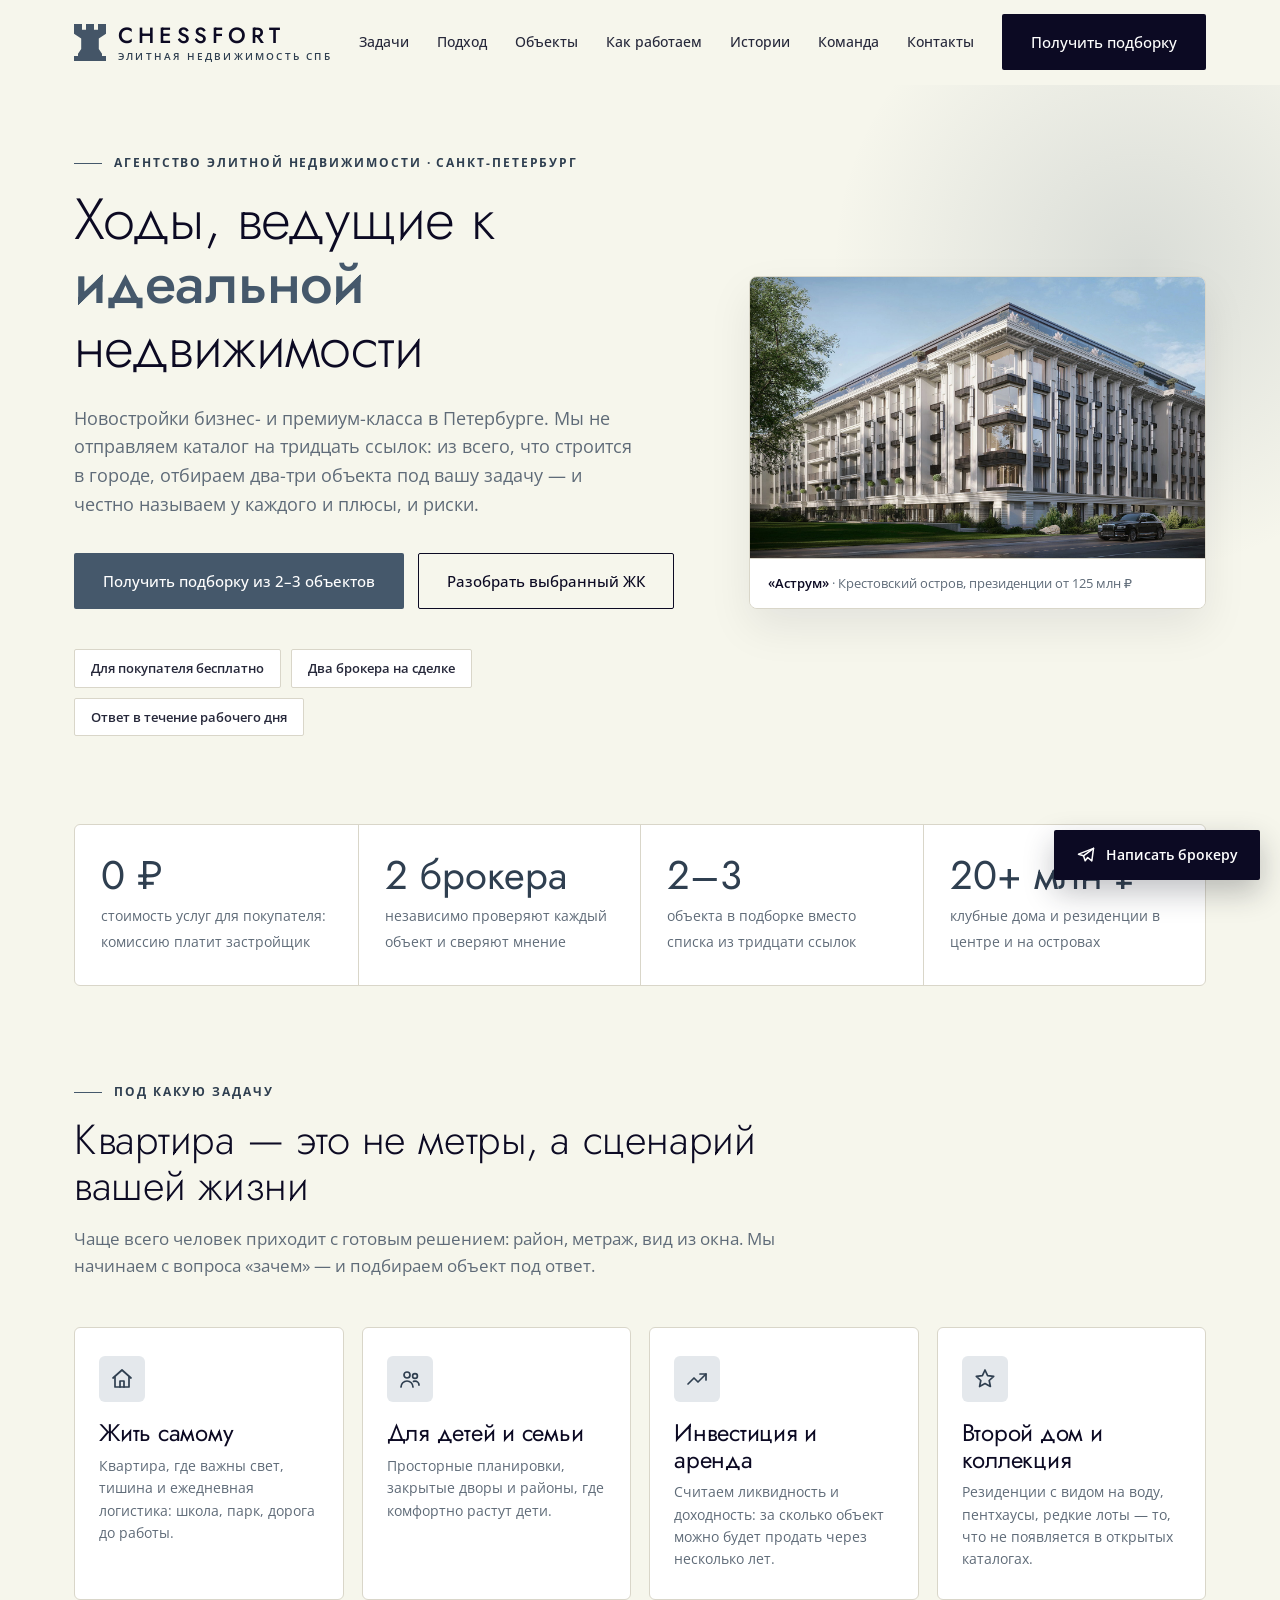
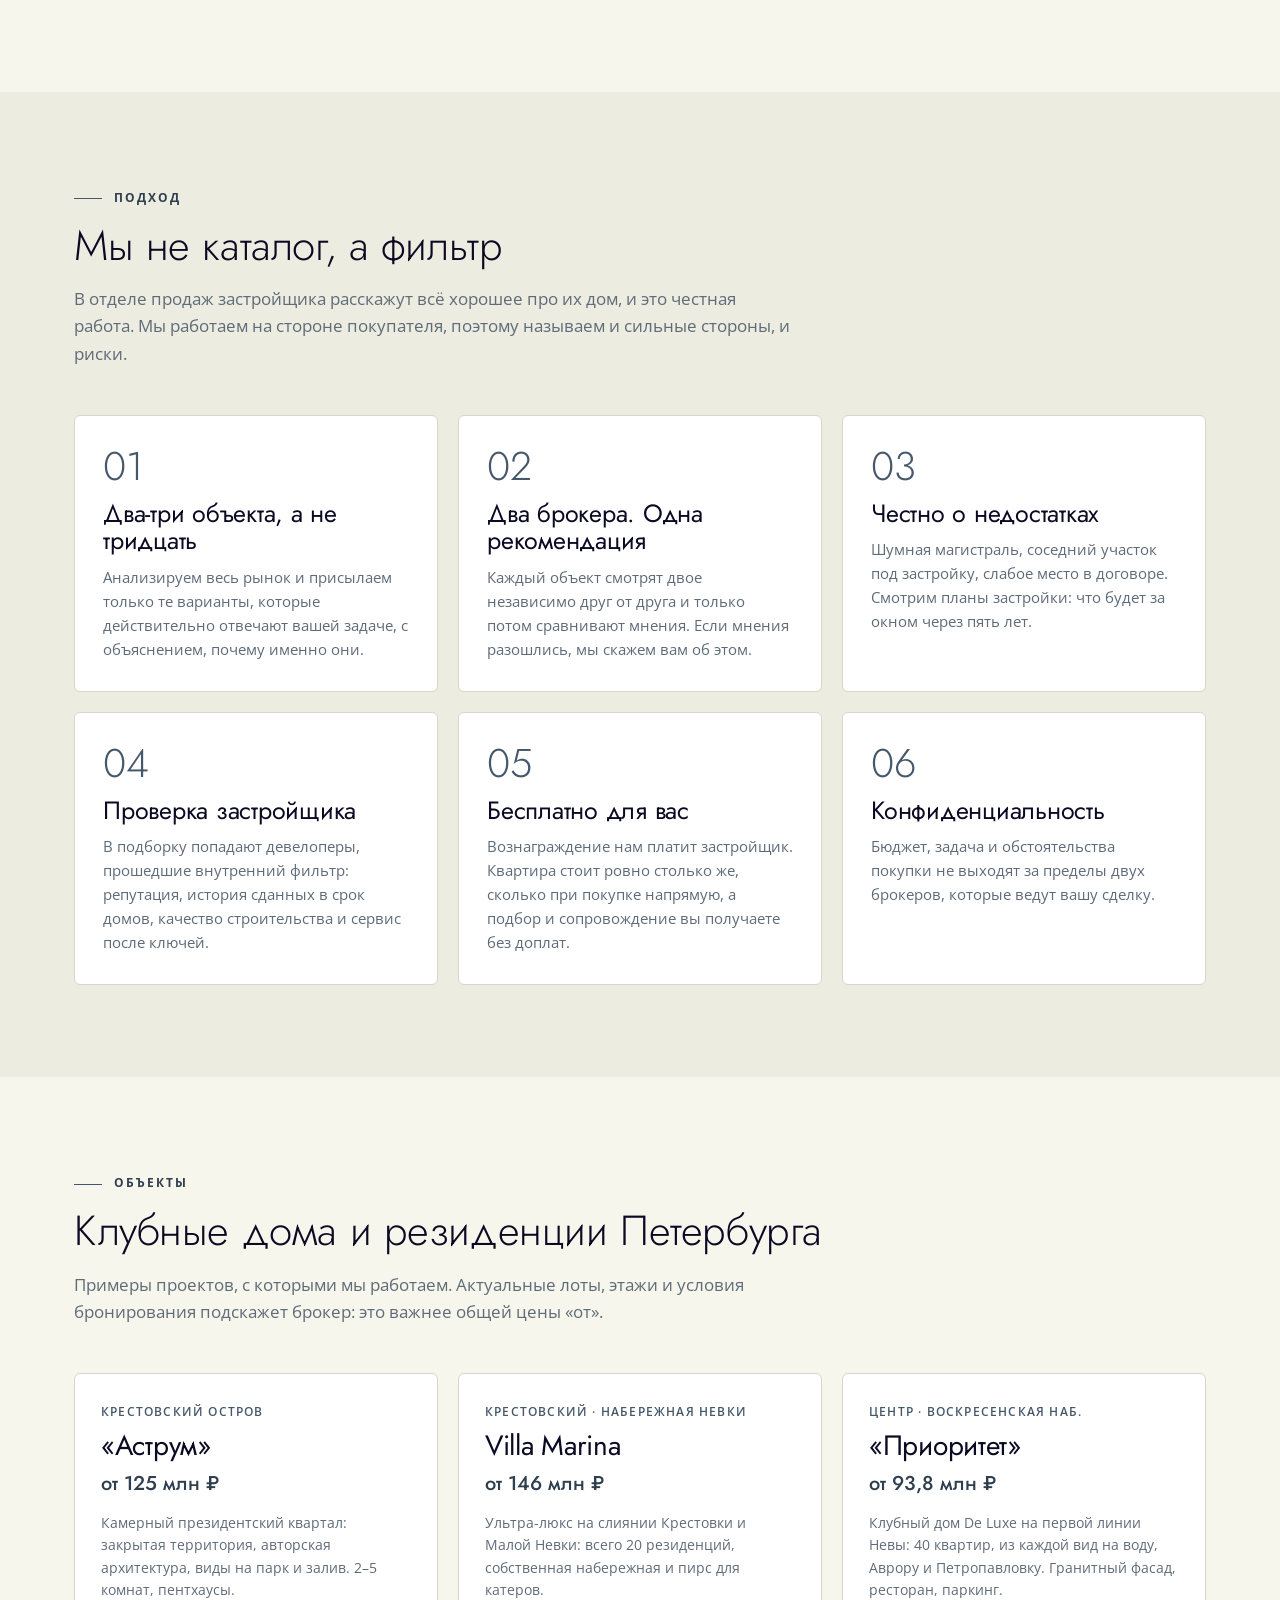
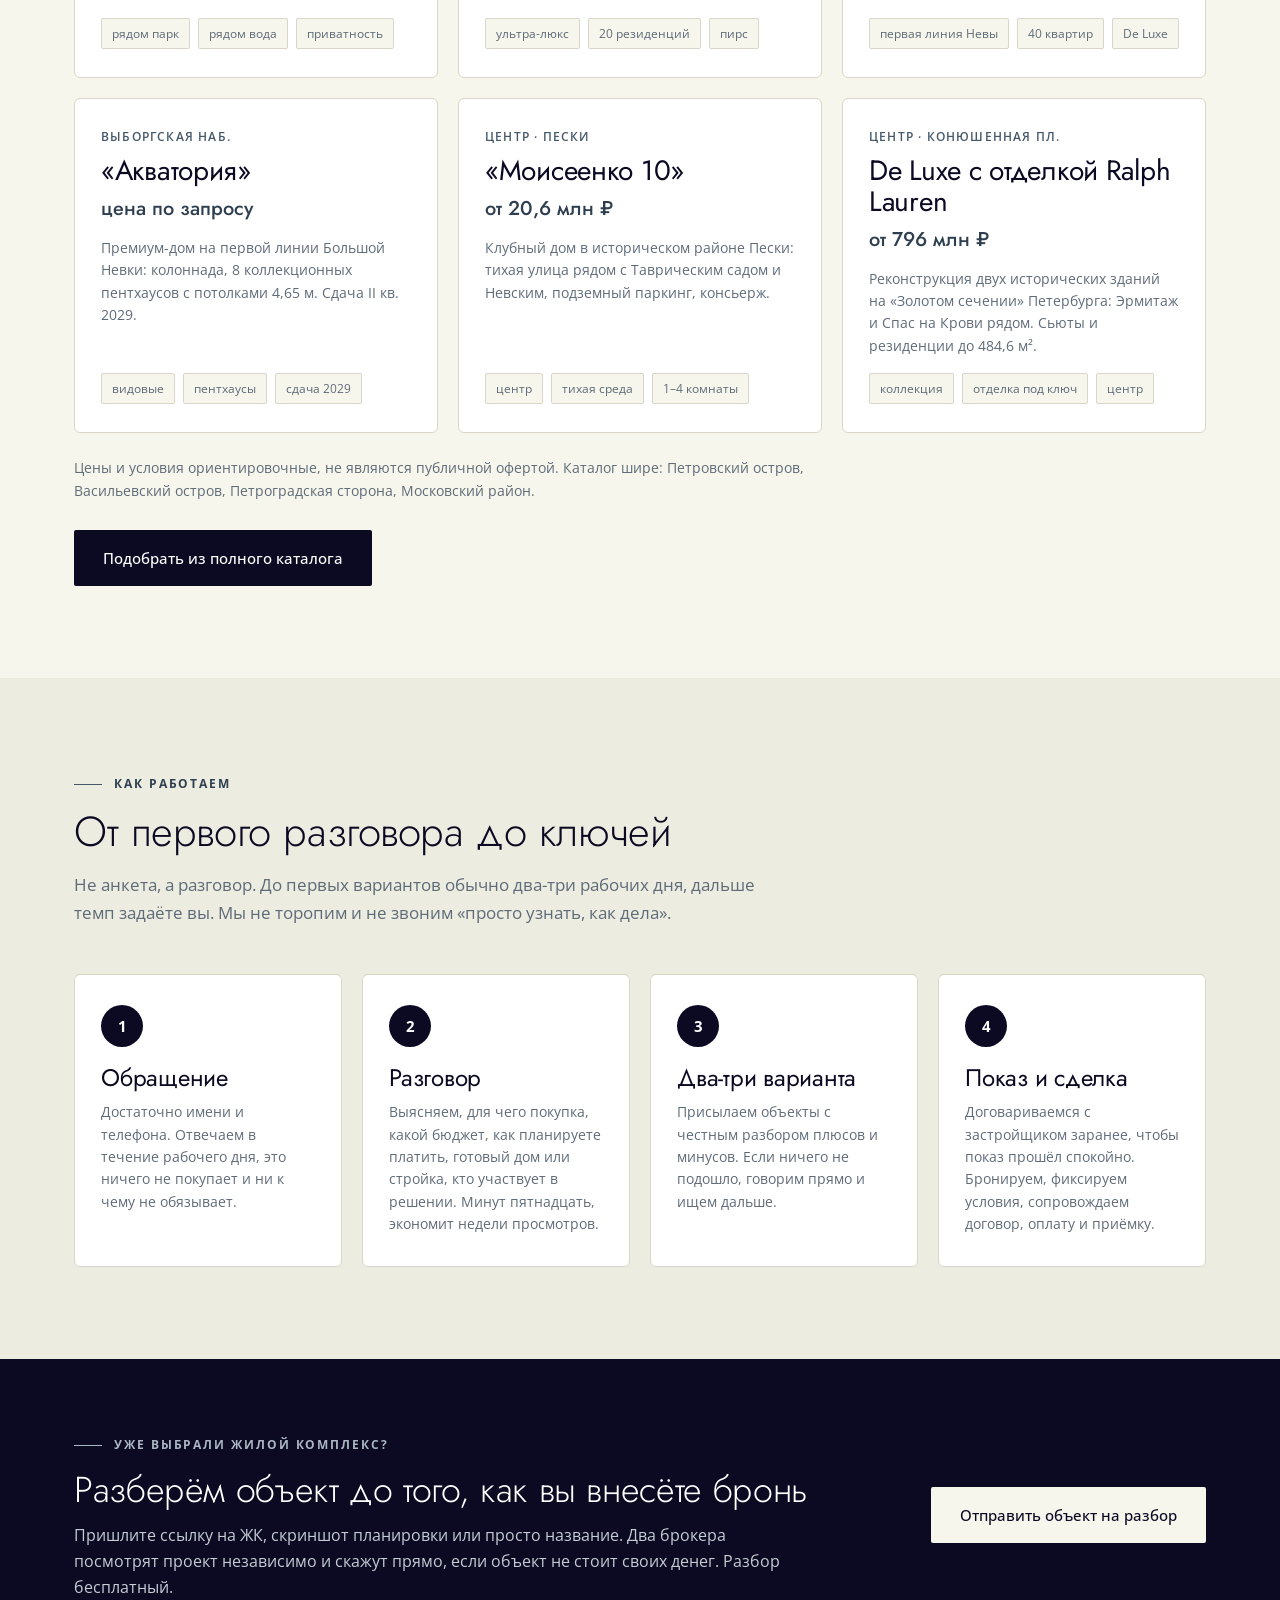
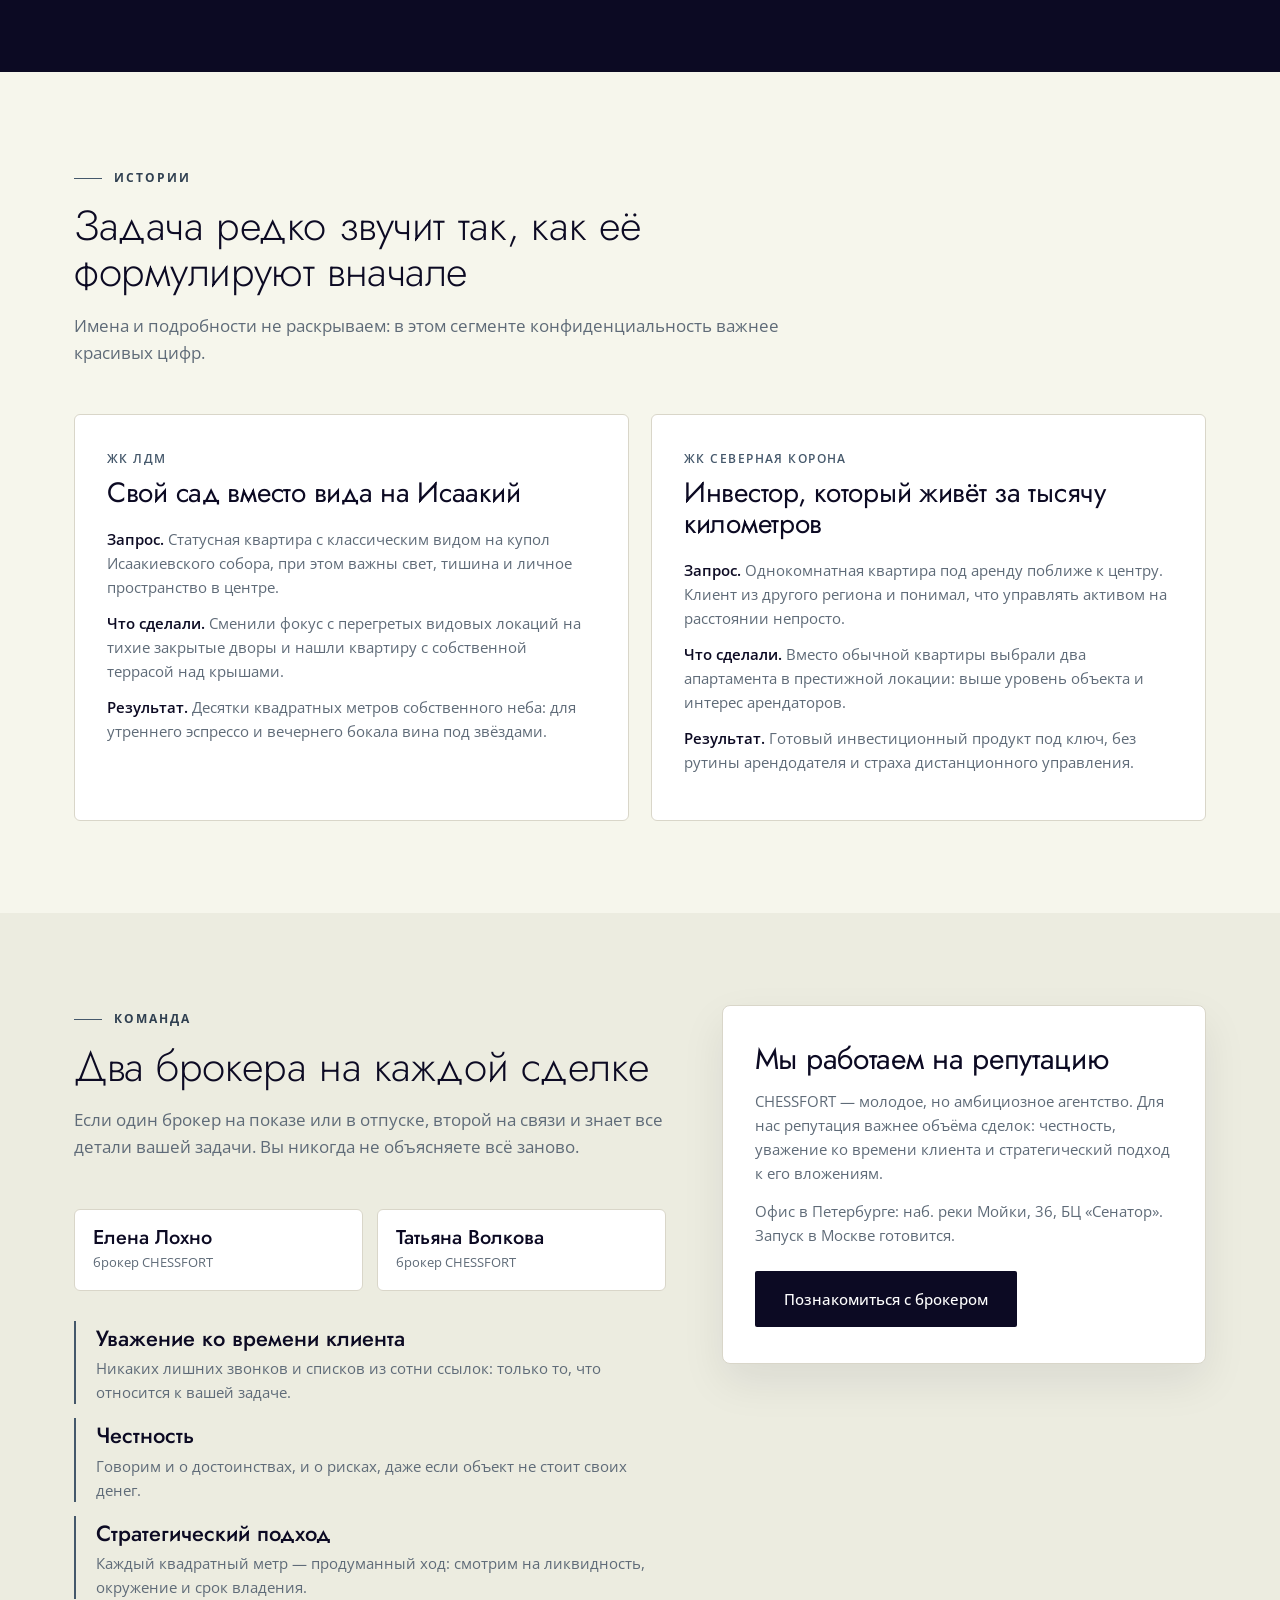
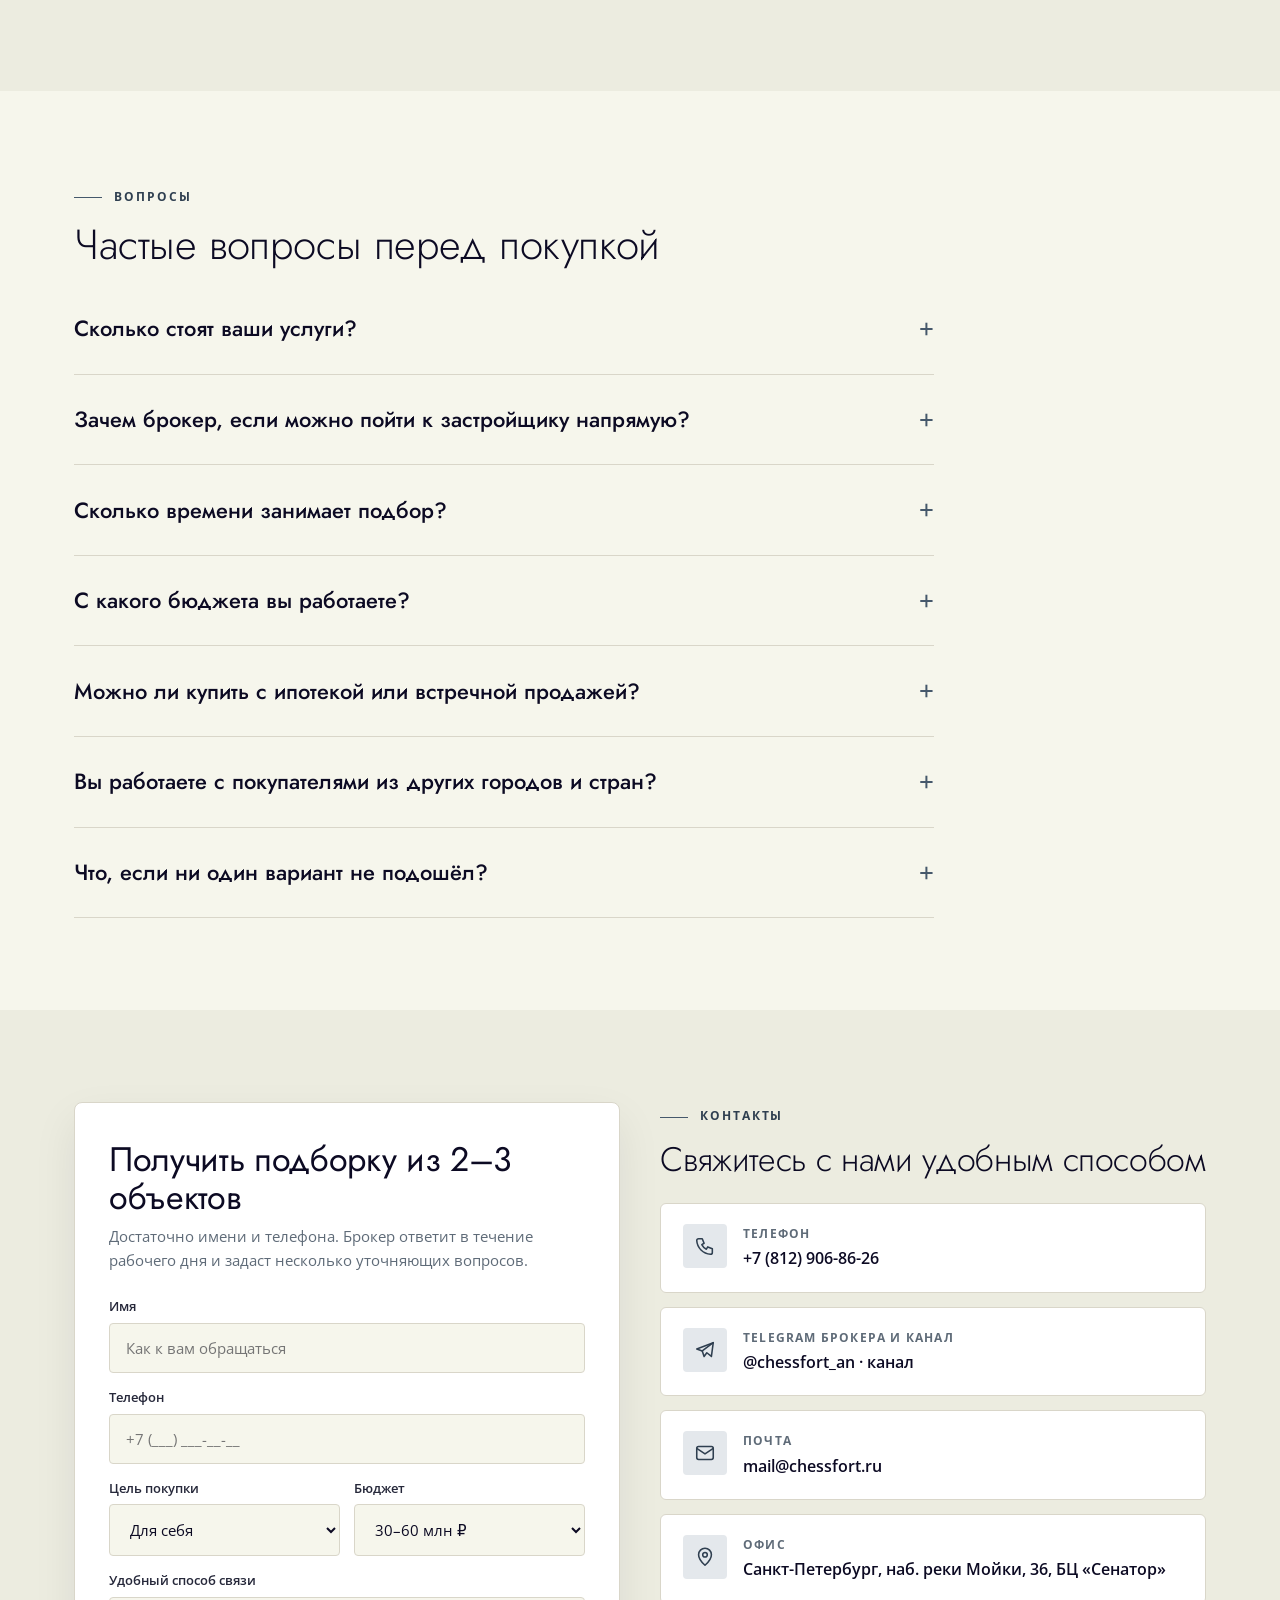
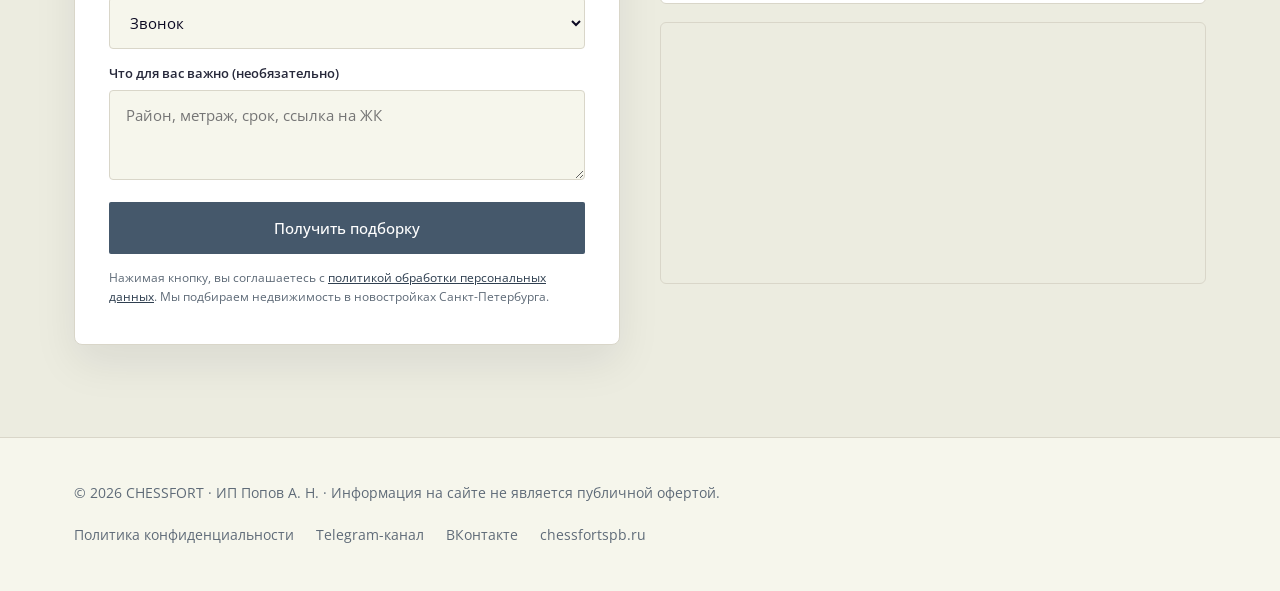
<file: index.html>
<!DOCTYPE html>
<html lang="ru">
<head>
<meta charset="UTF-8">
<meta name="viewport" content="width=device-width, initial-scale=1.0">
<title>CHESSFORT — элитная недвижимость в Санкт-Петербурге: новостройки бизнес- и премиум-класса</title>
<meta name="description" content="Агентство элитной недвижимости CHESSFORT в Санкт-Петербурге. Подбираем квартиры в новостройках бизнес- и премиум-класса, два брокера на каждой сделке, для покупателя бесплатно — комиссию платит застройщик.">
<link rel="icon" href="img/favicon.svg" type="image/svg+xml">
<link rel="preconnect" href="https://fonts.googleapis.com">
<link rel="preconnect" href="https://fonts.gstatic.com" crossorigin>
<link href="https://fonts.googleapis.com/css2?family=Jost:wght@300;400;500;600&family=Open+Sans:wght@400;500;600;700&display=swap" rel="stylesheet">
<link rel="stylesheet" href="styles.css">
<link rel="stylesheet" href="blog/blog.css">
<link rel="alternate" type="application/rss+xml" title="Блог" href="feed.xml">
</head>
<body>

<header class="header" id="header">
  <div class="header__inner">
    <a href="#top" class="logo" aria-label="CHESSFORT">
      <img class="logo__mark" src="img/logo.svg" alt="">
      <span class="logo__text">CHESSFORT<small>Элитная недвижимость СПб</small></span>
    </a>
    <nav class="nav" id="nav">
      <a href="#goals">Задачи</a>
      <a href="#why">Подход</a>
      <a href="#objects">Объекты</a>
      <a href="#process">Как работаем</a>
      <a href="#cases">Истории</a>
      <a href="#team">Команда</a>
      <a href="#contact">Контакты</a>
    <!-- BLOGNAV:START --><!-- BLOGNAV:END --></nav>
    <div class="header__right">
      <a href="tel:+78129068626" class="header__phone">+7 (812) 906-86-26</a>
      <a href="#contact" class="btn btn--primary">Получить подборку</a>
      <button class="burger" id="burger" aria-label="Меню"><span></span></button>
    </div>
  </div>
</header>

<main id="top">

<!-- HERO -->
<section class="hero">
  <div class="container hero__grid">
    <div>
      <p class="section-tag">Агентство элитной недвижимости · Санкт-Петербург</p>
      <h1>Ходы, ведущие к <em>идеальной</em> недвижимости</h1>
      <p class="hero__lead">Новостройки бизнес- и премиум-класса в Петербурге. Мы не отправляем каталог на тридцать ссылок: из всего, что строится в городе, отбираем два-три объекта под вашу задачу — и честно называем у каждого и плюсы, и риски.</p>
      <div class="hero__cta">
        <a href="#contact" class="btn btn--gold">Получить подборку из 2–3 объектов</a>
        <a href="#review" class="btn btn--outline">Разобрать выбранный ЖК</a>
      </div>
      <div class="hero__chips">
        <span class="chip">Для покупателя бесплатно</span>
        <span class="chip">Два брокера на сделке</span>
        <span class="chip">Ответ в течение рабочего дня</span>
      </div>
    </div>
    <figure class="hero__photo">
      <img src="img/astrum.jpg" alt="Клубный дом «Аструм» на Крестовском острове" width="1560" height="964">
      <figcaption><b>«Аструм»</b> · Крестовский остров, президенции от 125 млн ₽</figcaption>
    </figure>
  </div>
</section>

<!-- STATS -->
<section class="stats">
  <div class="container">
    <div class="stats__row">
      <div class="stat"><b>0 ₽</b><span>стоимость услуг для покупателя: комиссию платит застройщик</span></div>
      <div class="stat"><b>2 брокера</b><span>независимо проверяют каждый объект и сверяют мнение</span></div>
      <div class="stat"><b>2–3</b><span>объекта в подборке вместо списка из тридцати ссылок</span></div>
      <div class="stat"><b>20+ млн ₽</b><span>клубные дома и резиденции в центре и на островах</span></div>
    </div>
  </div>
</section>

<!-- GOALS -->
<section id="goals">
  <div class="container">
    <p class="section-tag">Под какую задачу</p>
    <h2 class="section-title">Квартира — это не метры, а сценарий вашей жизни</h2>
    <p class="section-lead">Чаще всего человек приходит с готовым решением: район, метраж, вид из окна. Мы начинаем с вопроса «зачем» — и подбираем объект под ответ.</p>
    <div class="goal-grid">
      <div class="goal">
        <div class="goal__icon"><svg viewBox="0 0 24 24" fill="none" stroke="currentColor" stroke-width="1.7" stroke-linecap="round" stroke-linejoin="round"><path d="M3 11l9-8 9 8"/><path d="M5 10v10h14V10"/><path d="M10 20v-6h4v6"/></svg></div>
        <h3>Жить самому</h3>
        <p>Квартира, где важны свет, тишина и ежедневная логистика: школа, парк, дорога до работы.</p>
      </div>
      <div class="goal">
        <div class="goal__icon"><svg viewBox="0 0 24 24" fill="none" stroke="currentColor" stroke-width="1.7" stroke-linecap="round" stroke-linejoin="round"><circle cx="9" cy="8" r="3"/><circle cx="17" cy="9" r="2.4"/><path d="M3 20c0-3.3 2.7-6 6-6s6 2.7 6 6"/><path d="M15.5 14.4c.5-.2 1-.3 1.5-.3 2.2 0 4 1.8 4 4"/></svg></div>
        <h3>Для детей и семьи</h3>
        <p>Просторные планировки, закрытые дворы и районы, где комфортно растут дети.</p>
      </div>
      <div class="goal">
        <div class="goal__icon"><svg viewBox="0 0 24 24" fill="none" stroke="currentColor" stroke-width="1.7" stroke-linecap="round" stroke-linejoin="round"><path d="M3 17l6-6 4 4 8-8"/><path d="M15 7h6v6"/></svg></div>
        <h3>Инвестиция и аренда</h3>
        <p>Считаем ликвидность и доходность: за сколько объект можно будет продать через несколько лет.</p>
      </div>
      <div class="goal">
        <div class="goal__icon"><svg viewBox="0 0 24 24" fill="none" stroke="currentColor" stroke-width="1.7" stroke-linecap="round" stroke-linejoin="round"><path d="M12 3l2.6 5.6 6.1.7-4.5 4.2 1.2 6L12 16.5 6.6 19.5l1.2-6L3.3 9.3l6.1-.7z"/></svg></div>
        <h3>Второй дом и коллекция</h3>
        <p>Резиденции с видом на воду, пентхаусы, редкие лоты — то, что не появляется в открытых каталогах.</p>
      </div>
    </div>
  </div>
</section>

<!-- WHY -->
<section id="why" class="alt">
  <div class="container">
    <p class="section-tag">Подход</p>
    <h2 class="section-title">Мы не каталог, а фильтр</h2>
    <p class="section-lead">В отделе продаж застройщика расскажут всё хорошее про их дом, и это честная работа. Мы работаем на стороне покупателя, поэтому называем и сильные стороны, и риски.</p>
    <div class="adv-grid">
      <div class="adv">
        <div class="adv__num">01</div>
        <h3>Два-три объекта, а не тридцать</h3>
        <p>Анализируем весь рынок и присылаем только те варианты, которые действительно отвечают вашей задаче, с объяснением, почему именно они.</p>
      </div>
      <div class="adv">
        <div class="adv__num">02</div>
        <h3>Два брокера. Одна рекомендация</h3>
        <p>Каждый объект смотрят двое независимо друг от друга и только потом сравнивают мнения. Если мнения разошлись, мы скажем вам об этом.</p>
      </div>
      <div class="adv">
        <div class="adv__num">03</div>
        <h3>Честно о недостатках</h3>
        <p>Шумная магистраль, соседний участок под застройку, слабое место в договоре. Смотрим планы застройки: что будет за окном через пять лет.</p>
      </div>
      <div class="adv">
        <div class="adv__num">04</div>
        <h3>Проверка застройщика</h3>
        <p>В подборку попадают девелоперы, прошедшие внутренний фильтр: репутация, история сданных в срок домов, качество строительства и сервис после ключей.</p>
      </div>
      <div class="adv">
        <div class="adv__num">05</div>
        <h3>Бесплатно для вас</h3>
        <p>Вознаграждение нам платит застройщик. Квартира стоит ровно столько же, сколько при покупке напрямую, а подбор и сопровождение вы получаете без доплат.</p>
      </div>
      <div class="adv">
        <div class="adv__num">06</div>
        <h3>Конфиденциальность</h3>
        <p>Бюджет, задача и обстоятельства покупки не выходят за пределы двух брокеров, которые ведут вашу сделку.</p>
      </div>
    </div>
  </div>
</section>

<!-- OBJECTS -->
<section id="objects">
  <div class="container">
    <p class="section-tag">Объекты</p>
    <h2 class="section-title">Клубные дома и резиденции Петербурга</h2>
    <p class="section-lead">Примеры проектов, с которыми мы работаем. Актуальные лоты, этажи и условия бронирования подскажет брокер: это важнее общей цены «от».</p>
    <div class="obj-grid">
      <article class="obj">
        <p class="obj__loc">Крестовский остров</p>
        <h3>«Аструм»</h3>
        <p class="obj__price">от 125 млн ₽</p>
        <p class="obj__desc">Камерный президентский квартал: закрытая территория, авторская архитектура, виды на парк и залив. 2–5 комнат, пентхаусы.</p>
        <div class="obj__tags"><span>рядом парк</span><span>рядом вода</span><span>приватность</span></div>
      </article>
      <article class="obj">
        <p class="obj__loc">Крестовский · набережная Невки</p>
        <h3>Villa Marina</h3>
        <p class="obj__price">от 146 млн ₽</p>
        <p class="obj__desc">Ультра-люкс на слиянии Крестовки и Малой Невки: всего 20 резиденций, собственная набережная и пирс для катеров.</p>
        <div class="obj__tags"><span>ультра-люкс</span><span>20 резиденций</span><span>пирс</span></div>
      </article>
      <article class="obj">
        <p class="obj__loc">Центр · Воскресенская наб.</p>
        <h3>«Приоритет»</h3>
        <p class="obj__price">от 93,8 млн ₽</p>
        <p class="obj__desc">Клубный дом De Luxe на первой линии Невы: 40 квартир, из каждой вид на воду, Аврору и Петропавловку. Гранитный фасад, ресторан, паркинг.</p>
        <div class="obj__tags"><span>первая линия Невы</span><span>40 квартир</span><span>De Luxe</span></div>
      </article>
      <article class="obj">
        <p class="obj__loc">Выборгская наб.</p>
        <h3>«Акватория»</h3>
        <p class="obj__price">цена по запросу</p>
        <p class="obj__desc">Премиум-дом на первой линии Большой Невки: колоннада, 8 коллекционных пентхаусов с потолками 4,65 м. Сдача II кв. 2029.</p>
        <div class="obj__tags"><span>видовые</span><span>пентхаусы</span><span>сдача 2029</span></div>
      </article>
      <article class="obj">
        <p class="obj__loc">Центр · Пески</p>
        <h3>«Моисеенко 10»</h3>
        <p class="obj__price">от 20,6 млн ₽</p>
        <p class="obj__desc">Клубный дом в историческом районе Пески: тихая улица рядом с Таврическим садом и Невским, подземный паркинг, консьерж.</p>
        <div class="obj__tags"><span>центр</span><span>тихая среда</span><span>1–4 комнаты</span></div>
      </article>
      <article class="obj">
        <p class="obj__loc">Центр · Конюшенная пл.</p>
        <h3>De Luxe с отделкой Ralph Lauren</h3>
        <p class="obj__price">от 796 млн ₽</p>
        <p class="obj__desc">Реконструкция двух исторических зданий на «Золотом сечении» Петербурга: Эрмитаж и Спас на Крови рядом. Сьюты и резиденции до 484,6 м².</p>
        <div class="obj__tags"><span>коллекция</span><span>отделка под ключ</span><span>центр</span></div>
      </article>
    </div>
    <p class="note">Цены и условия ориентировочные, не являются публичной офертой. Каталог шире: Петровский остров, Васильевский остров, Петроградская сторона, Московский район.</p>
    <div class="obj__more"><a href="#contact" class="btn btn--primary">Подобрать из полного каталога</a></div>
  </div>
</section>

<!-- PROCESS -->
<section id="process" class="alt">
  <div class="container">
    <p class="section-tag">Как работаем</p>
    <h2 class="section-title">От первого разговора до ключей</h2>
    <p class="section-lead">Не анкета, а разговор. До первых вариантов обычно два-три рабочих дня, дальше темп задаёте вы. Мы не торопим и не звоним «просто узнать, как дела».</p>
    <div class="steps">
      <div class="step">
        <span class="step__n">1</span>
        <h3>Обращение</h3>
        <p>Достаточно имени и телефона. Отвечаем в течение рабочего дня, это ничего не покупает и ни к чему не обязывает.</p>
      </div>
      <div class="step">
        <span class="step__n">2</span>
        <h3>Разговор</h3>
        <p>Выясняем, для чего покупка, какой бюджет, как планируете платить, готовый дом или стройка, кто участвует в решении. Минут пятнадцать, экономит недели просмотров.</p>
      </div>
      <div class="step">
        <span class="step__n">3</span>
        <h3>Два-три варианта</h3>
        <p>Присылаем объекты с честным разбором плюсов и минусов. Если ничего не подошло, говорим прямо и ищем дальше.</p>
      </div>
      <div class="step">
        <span class="step__n">4</span>
        <h3>Показ и сделка</h3>
        <p>Договариваемся с застройщиком заранее, чтобы показ прошёл спокойно. Бронируем, фиксируем условия, сопровождаем договор, оплату и приёмку.</p>
      </div>
    </div>
  </div>
</section>

<!-- REVIEW BAND -->
<section id="review" class="band">
  <div class="container band__inner">
    <div>
      <p class="section-tag">Уже выбрали жилой комплекс?</p>
      <h2 class="section-title">Разберём объект до того, как вы внесёте бронь</h2>
      <p class="band__text">Пришлите ссылку на ЖК, скриншот планировки или просто название. Два брокера посмотрят проект независимо и скажут прямо, если объект не стоит своих денег. Разбор бесплатный.</p>
    </div>
    <a href="#contact" class="btn btn--gold" data-topic="Разбор выбранного объекта">Отправить объект на разбор</a>
  </div>
</section>

<!-- CASES -->
<section id="cases">
  <div class="container">
    <p class="section-tag">Истории</p>
    <h2 class="section-title">Задача редко звучит так, как её формулируют вначале</h2>
    <p class="section-lead">Имена и подробности не раскрываем: в этом сегменте конфиденциальность важнее красивых цифр.</p>
    <div class="case-grid">
      <article class="case">
        <p class="case__tag">ЖК ЛДМ</p>
        <h3>Свой сад вместо вида на Исаакий</h3>
        <p class="case__row"><b>Запрос.</b> Статусная квартира с классическим видом на купол Исаакиевского собора, при этом важны свет, тишина и личное пространство в центре.</p>
        <p class="case__row"><b>Что сделали.</b> Сменили фокус с перегретых видовых локаций на тихие закрытые дворы и нашли квартиру с собственной террасой над крышами.</p>
        <p class="case__row"><b>Результат.</b> Десятки квадратных метров собственного неба: для утреннего эспрессо и вечернего бокала вина под звёздами.</p>
      </article>
      <article class="case">
        <p class="case__tag">ЖК Северная Корона</p>
        <h3>Инвестор, который живёт за тысячу километров</h3>
        <p class="case__row"><b>Запрос.</b> Однокомнатная квартира под аренду поближе к центру. Клиент из другого региона и понимал, что управлять активом на расстоянии непросто.</p>
        <p class="case__row"><b>Что сделали.</b> Вместо обычной квартиры выбрали два апартамента в престижной локации: выше уровень объекта и интерес арендаторов.</p>
        <p class="case__row"><b>Результат.</b> Готовый инвестиционный продукт под ключ, без рутины арендодателя и страха дистанционного управления.</p>
      </article>
    </div>
  </div>
</section>

<!-- TEAM -->
<section id="team" class="alt">
  <div class="container team">
    <div>
      <p class="section-tag">Команда</p>
      <h2 class="section-title">Два брокера на каждой сделке</h2>
      <p class="section-lead">Если один брокер на показе или в отпуске, второй на связи и знает все детали вашей задачи. Вы никогда не объясняете всё заново.</p>
      <div class="team__people">
        <div class="team-card"><b>Елена Лохно</b><span>брокер CHESSFORT</span></div>
        <div class="team-card"><b>Татьяна Волкова</b><span>брокер CHESSFORT</span></div>
      </div>
      <div class="values">
        <div class="value"><b>Уважение ко времени клиента</b><p>Никаких лишних звонков и списков из сотни ссылок: только то, что относится к вашей задаче.</p></div>
        <div class="value"><b>Честность</b><p>Говорим и о достоинствах, и о рисках, даже если объект не стоит своих денег.</p></div>
        <div class="value"><b>Стратегический подход</b><p>Каждый квадратный метр — продуманный ход: смотрим на ликвидность, окружение и срок владения.</p></div>
      </div>
    </div>
    <div class="team__note">
      <h3>Мы работаем на репутацию</h3>
      <p>CHESSFORT — молодое, но амбициозное агентство. Для нас репутация важнее объёма сделок: честность, уважение ко времени клиента и стратегический подход к его вложениям.</p>
      <p>Офис в Петербурге: наб. реки Мойки, 36, БЦ «Сенатор». Запуск в Москве готовится.</p>
      <a href="#contact" class="btn btn--primary">Познакомиться с брокером</a>
    </div>
  </div>
</section>

<!-- FAQ -->
<section id="faq">
  <div class="container">
    <p class="section-tag">Вопросы</p>
    <h2 class="section-title">Частые вопросы перед покупкой</h2>
    <div class="faq">
      <details class="faq__item"><summary>Сколько стоят ваши услуги?</summary><p>Для покупателя бесплатно. Вознаграждение нам платит застройщик, поэтому квартира стоит столько же, сколько при покупке напрямую в отделе продаж.</p></details>
      <details class="faq__item"><summary>Зачем брокер, если можно пойти к застройщику напрямую?</summary><p>Отдел продаж застройщика работает на стороне застройщика и расскажет всё хорошее про свой дом. Мы подбираем под вашу задачу, сравниваем объекты между собой, проверяем застройщика и документы, смотрим, что построят на соседних участках, и считаем ликвидность на будущее.</p></details>
      <details class="faq__item"><summary>Сколько времени занимает подбор?</summary><p>От первого разговора до первых вариантов обычно два-три рабочих дня. Дальше темп задаёте вы: кто-то выходит на сделку за неделю, кто-то выбирает несколько месяцев.</p></details>
      <details class="faq__item"><summary>С какого бюджета вы работаете?</summary><p>Наш фокус — новостройки бизнес- и премиум-класса, как правило, от 30 млн ₽. В каталоге есть и клубные дома в центре от 20 млн ₽, и резиденции за сотни миллионов.</p></details>
      <details class="faq__item"><summary>Можно ли купить с ипотекой или встречной продажей?</summary><p>Да. Обсудим схему оплаты на первом разговоре: собственные средства, ипотека, встречная продажа. Условия зависят от застройщика и банка, поэтому называем их по конкретному объекту.</p></details>
      <details class="faq__item"><summary>Вы работаете с покупателями из других городов и стран?</summary><p>Да. Показ может пройти по видеосвязи: брокер проходит по квартире и отвечает на вопросы. Сделку сопровождаем дистанционно.</p></details>
      <details class="faq__item"><summary>Что, если ни один вариант не подошёл?</summary><p>Скажем об этом прямо и продолжим поиск. Мы не предлагаем объекты, которые сами бы не купили, только ради закрытия сделки.</p></details>
    </div>
  </div>
</section>

<!-- CONTACT -->
<section id="contact" class="alt">
  <div class="container contact__grid">
    <form class="form leadForm" id="leadForm" novalidate>
      <h3>Получить подборку из 2–3 объектов</h3>
      <p class="form__sub">Достаточно имени и телефона. Брокер ответит в течение рабочего дня и задаст несколько уточняющих вопросов.</p>
      <input type="text" name="_gotcha" style="display:none" tabindex="-1" autocomplete="off">
      <div class="field"><label for="f-name">Имя</label><input id="f-name" type="text" name="name" placeholder="Как к вам обращаться" required></div>
      <div class="field"><label for="f-phone">Телефон</label><input id="f-phone" type="tel" name="phone" placeholder="+7 (___) ___-__-__" required></div>
      <div class="field-row">
        <div class="field"><label for="f-goal">Цель покупки</label>
          <select id="f-goal" name="topic">
            <option>Для себя</option>
            <option>Для детей</option>
            <option>Второй дом</option>
            <option>Инвестиция / под аренду</option>
            <option>Для коллекции</option>
            <option>Разбор выбранного объекта</option>
          </select>
        </div>
        <div class="field"><label for="f-budget">Бюджет</label>
          <select id="f-budget" name="budget">
            <option>до 30 млн ₽</option>
            <option selected>30–60 млн ₽</option>
            <option>60–100 млн ₽</option>
            <option>более 100 млн ₽</option>
            <option>Пока не определился</option>
          </select>
        </div>
      </div>
      <div class="field"><label for="f-way">Удобный способ связи</label>
        <select id="f-way" name="contact_way">
          <option>Звонок</option>
          <option>Telegram</option>
          <option>WhatsApp</option>
          <option>MAX</option>
        </select>
      </div>
      <div class="field"><label for="f-comment">Что для вас важно (необязательно)</label><textarea id="f-comment" name="comment" rows="3" placeholder="Район, метраж, срок, ссылка на ЖК"></textarea></div>
      <button type="submit" class="btn btn--gold btn--block">Получить подборку</button>
      <p class="form__agree">Нажимая кнопку, вы соглашаетесь с <a href="privacy.html" target="_blank">политикой обработки персональных данных</a>. Мы подбираем недвижимость в новостройках Санкт-Петербурга.</p>
    </form>
    <div>
      <p class="section-tag">Контакты</p>
      <h2 class="section-title section-title--sm">Свяжитесь с нами удобным способом</h2>
      <div class="contacts">
        <div class="contact-card"><div class="contact-card__icon"><svg viewBox="0 0 24 24" fill="none" stroke="currentColor" stroke-width="1.7" stroke-linecap="round" stroke-linejoin="round"><path d="M5 4h4l2 5-2.5 1.5a11 11 0 005 5L15 13l5 2v4a2 2 0 01-2 2A16 16 0 013 6a2 2 0 012-2z"/></svg></div><div><small>Телефон</small><b><a href="tel:+78129068626">+7 (812) 906-86-26</a></b></div></div>
        <div class="contact-card"><div class="contact-card__icon"><svg viewBox="0 0 24 24" fill="none" stroke="currentColor" stroke-width="1.7" stroke-linecap="round" stroke-linejoin="round"><path d="M21 4L3 11l6 2 2 6 3-4 5 4z"/><path d="M9 13l12-9"/></svg></div><div><small>Telegram брокера и канал</small><b><a href="https://t.me/chessfort_an" target="_blank" rel="noopener">@chessfort_an</a> · <a href="https://t.me/an_chessfort" target="_blank" rel="noopener">канал</a></b></div></div>
        <div class="contact-card"><div class="contact-card__icon"><svg viewBox="0 0 24 24" fill="none" stroke="currentColor" stroke-width="1.7" stroke-linecap="round" stroke-linejoin="round"><rect x="3" y="5" width="18" height="14" rx="2"/><path d="M3 7l9 6 9-6"/></svg></div><div><small>Почта</small><b><a href="mailto:mail@chessfort.ru">mail@chessfort.ru</a></b></div></div>
        <div class="contact-card"><div class="contact-card__icon"><svg viewBox="0 0 24 24" fill="none" stroke="currentColor" stroke-width="1.7" stroke-linecap="round" stroke-linejoin="round"><path d="M12 21s7-6.2 7-11.5A7 7 0 005 9.5C5 14.8 12 21 12 21z"/><circle cx="12" cy="9.5" r="2.5"/></svg></div><div><small>Офис</small><b>Санкт-Петербург, наб. реки Мойки, 36, БЦ «Сенатор»</b></div></div>
      </div>
      <div class="map"><iframe src="https://yandex.ru/map-widget/v1/?text=%D0%A1%D0%B0%D0%BD%D0%BA%D1%82-%D0%9F%D0%B5%D1%82%D0%B5%D1%80%D0%B1%D1%83%D1%80%D0%B3%2C%20%D0%BD%D0%B0%D0%B1%D0%B5%D1%80%D0%B5%D0%B6%D0%BD%D0%B0%D1%8F%20%D1%80%D0%B5%D0%BA%D0%B8%20%D0%9C%D0%BE%D0%B9%D0%BA%D0%B8%2C%2036&z=16" title="Карта: офис CHESSFORT" loading="lazy"></iframe></div>
    </div>
  </div>
</section>

<!-- BLOG:START --><!-- BLOG:END -->
</main>

<footer class="footer">
  <div class="container footer__inner">
    <div>© <span id="year">2026</span> CHESSFORT · ИП Попов А. Н. · Информация на сайте не является публичной офертой.</div>
    <div class="footer__links">
      <a href="privacy.html">Политика конфиденциальности</a>
      <a href="https://t.me/an_chessfort" target="_blank" rel="noopener">Telegram-канал</a>
      <a href="https://vk.ru/chessfort_spb" target="_blank" rel="noopener">ВКонтакте</a>
      <a href="https://chessfortspb.ru" target="_blank" rel="noopener">chessfortspb.ru</a>
    </div>
  </div>
</footer>

<a href="https://t.me/chessfort_an" target="_blank" rel="noopener" class="fab" aria-label="Написать брокеру в Telegram">
  <svg viewBox="0 0 24 24" fill="none" stroke="currentColor" stroke-width="1.8" stroke-linecap="round" stroke-linejoin="round"><path d="M21 4L3 11l6 2 2 6 3-4 5 4z"/><path d="M9 13l12-9"/></svg>
  <span>Написать брокеру</span>
</a>

<script src="script.js"></script>
</body>
</html>
</file>
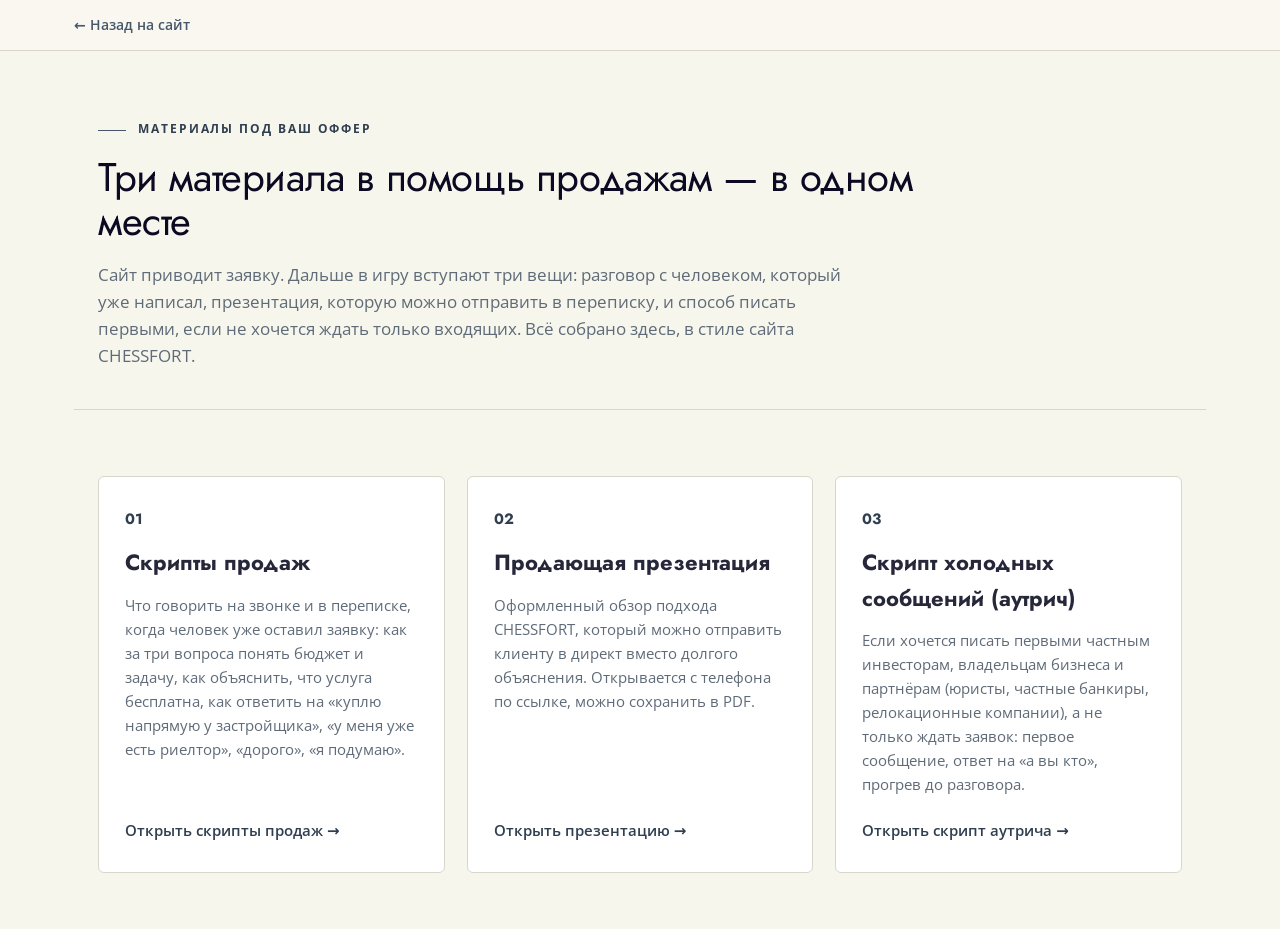
<file: materials.html>
<!DOCTYPE html>
<html lang="ru">
<head>
<meta charset="UTF-8">
<meta name="viewport" content="width=device-width, initial-scale=1.0">
<title>Материалы для продаж — CHESSFORT</title>
<meta name="robots" content="noindex">
<link rel="icon" href="img/favicon.svg" type="image/svg+xml">
<link rel="preconnect" href="https://fonts.googleapis.com">
<link rel="preconnect" href="https://fonts.gstatic.com" crossorigin>
<link href="https://fonts.googleapis.com/css2?family=Jost:wght@300;400;500;600&family=Open+Sans:wght@400;500;600;700&display=swap" rel="stylesheet">
<link rel="stylesheet" href="styles.css">
<link rel="stylesheet" href="materials.css">
</head>
<body>

<div class="doc-bar">
  <div class="doc-bar__inner">
    <a href="index.html" class="doc-bar__back">← <span>Назад на сайт</span></a>
    
  </div>
</div>

<div class="container">

  <section class="doc-hero">
    <p class="section-tag">Материалы под ваш оффер</p>
    <h1>Три материала в помощь продажам — в одном месте</h1>
    <p class="doc-hero__lead">Сайт приводит заявку. Дальше в игру вступают три вещи: разговор с человеком, который уже написал, презентация, которую можно отправить в переписку, и способ писать первыми, если не хочется ждать только входящих. Всё собрано здесь, в стиле сайта CHESSFORT.</p>
  </section>

  <section class="doc-section">
    <div class="hub-grid">
      <div class="hub-card">
        <span class="hub-card__num">01</span>
        <p class="hub-card__title">Скрипты продаж</p>
        <p class="hub-card__lead">Что говорить на звонке и в переписке, когда человек уже оставил заявку: как за три вопроса понять бюджет и задачу, как объяснить, что услуга бесплатна, как ответить на «куплю напрямую у застройщика», «у меня уже есть риелтор», «дорого», «я подумаю».</p>
        <a href="scripts.html" class="hub-card__link">Открыть скрипты продаж →</a>
      </div>
      <div class="hub-card">
        <span class="hub-card__num">02</span>
        <p class="hub-card__title">Продающая презентация</p>
        <p class="hub-card__lead">Оформленный обзор подхода CHESSFORT, который можно отправить клиенту в директ вместо долгого объяснения. Открывается с телефона по ссылке, можно сохранить в PDF.</p>
        <a href="presentation.html" class="hub-card__link">Открыть презентацию →</a>
      </div>
      <div class="hub-card">
        <span class="hub-card__num">03</span>
        <p class="hub-card__title">Скрипт холодных сообщений (аутрич)</p>
        <p class="hub-card__lead">Если хочется писать первыми частным инвесторам, владельцам бизнеса и партнёрам (юристы, частные банкиры, релокационные компании), а не только ждать заявок: первое сообщение, ответ на «а вы кто», прогрев до разговора.</p>
        <a href="outreach.html" class="hub-card__link">Открыть скрипт аутрича →</a>
      </div>
    </div>
  </section>

</div>

<script src="script.js"></script>
</body>
</html>
</file>
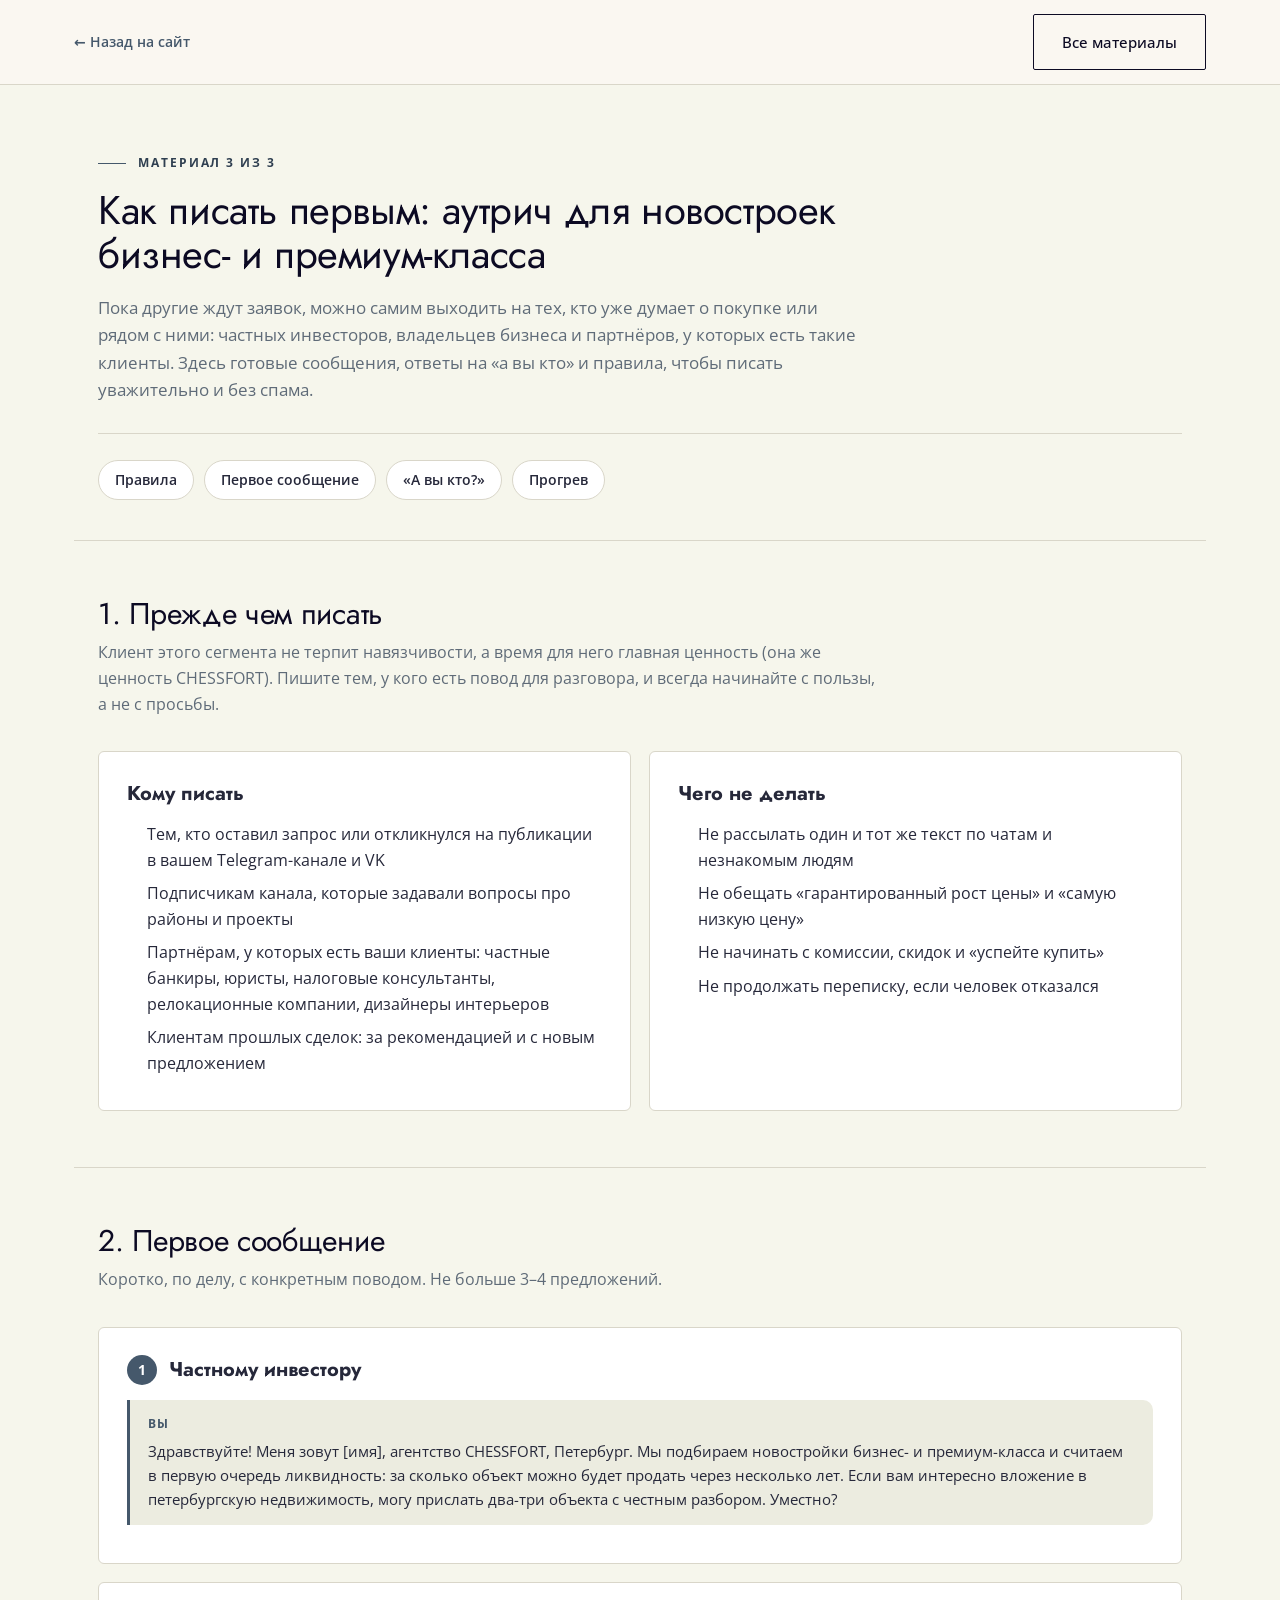
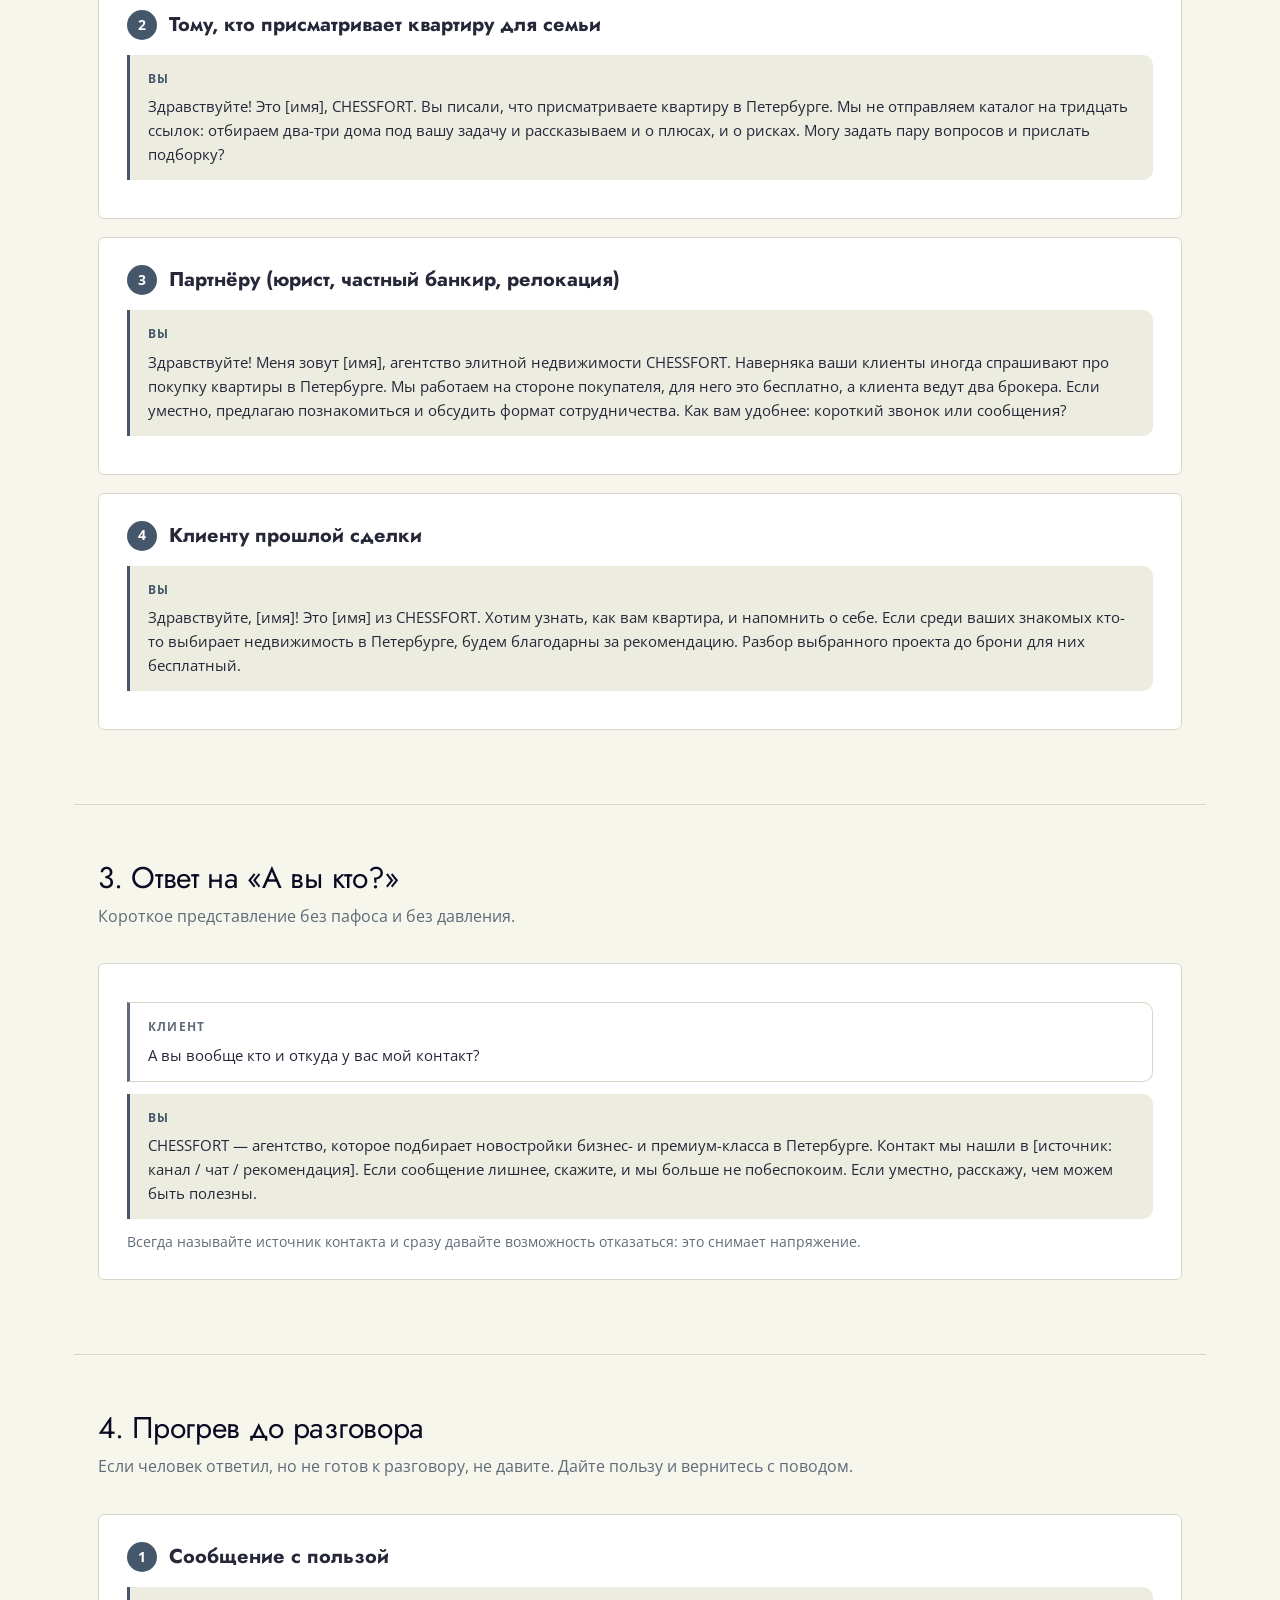
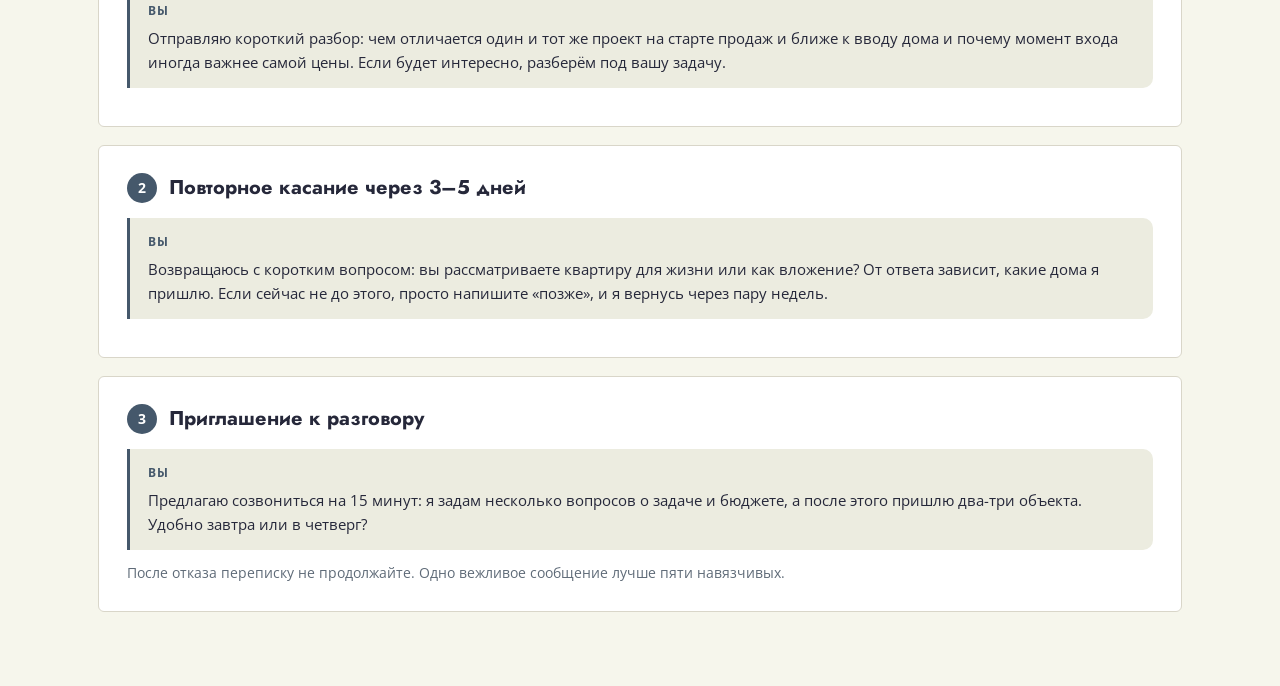
<file: outreach.html>
<!DOCTYPE html>
<html lang="ru">
<head>
<meta charset="UTF-8">
<meta name="viewport" content="width=device-width, initial-scale=1.0">
<title>Аутрич — CHESSFORT</title>
<meta name="robots" content="noindex">
<link rel="icon" href="img/favicon.svg" type="image/svg+xml">
<link rel="preconnect" href="https://fonts.googleapis.com">
<link rel="preconnect" href="https://fonts.gstatic.com" crossorigin>
<link href="https://fonts.googleapis.com/css2?family=Jost:wght@300;400;500;600&family=Open+Sans:wght@400;500;600;700&display=swap" rel="stylesheet">
<link rel="stylesheet" href="styles.css">
<link rel="stylesheet" href="materials.css">
</head>
<body>

<div class="doc-bar">
  <div class="doc-bar__inner">
    <a href="index.html" class="doc-bar__back">← <span>Назад на сайт</span></a>
    <div class="doc-actions-wrap doc-bar__actions"><a href="materials.html" class="btn btn--outline">Все материалы</a></div>
  </div>
</div>

<div class="container">

  <section class="doc-hero">
    <p class="section-tag">Материал 3 из 3</p>
    <h1>Как писать первым: аутрич для новостроек бизнес- и премиум-класса</h1>
    <p class="doc-hero__lead">Пока другие ждут заявок, можно самим выходить на тех, кто уже думает о покупке или рядом с ними: частных инвесторов, владельцев бизнеса и партнёров, у которых есть такие клиенты. Здесь готовые сообщения, ответы на «а вы кто» и правила, чтобы писать уважительно и без спама.</p>
    <nav class="toc">
      <a href="#rules">Правила</a>
      <a href="#first">Первое сообщение</a>
      <a href="#reply">«А вы кто?»</a>
      <a href="#follow">Прогрев</a>
    </nav>
  </section>

  <section class="doc-section" id="rules">
    <h2>1. Прежде чем писать</h2>
    <p class="doc-section__lead">Клиент этого сегмента не терпит навязчивости, а время для него главная ценность (она же ценность CHESSFORT). Пишите тем, у кого есть повод для разговора, и всегда начинайте с пользы, а не с просьбы.</p>
    <div class="grid-2">
      <div class="card">
        <p class="card__title">Кому писать</p>
        <ul class="ul">
          <li>Тем, кто оставил запрос или откликнулся на публикации в вашем Telegram-канале и VK</li>
          <li>Подписчикам канала, которые задавали вопросы про районы и проекты</li>
          <li>Партнёрам, у которых есть ваши клиенты: частные банкиры, юристы, налоговые консультанты, релокационные компании, дизайнеры интерьеров</li>
          <li>Клиентам прошлых сделок: за рекомендацией и с новым предложением</li>
        </ul>
      </div>
      <div class="card">
        <p class="card__title">Чего не делать</p>
        <ul class="ul">
          <li>Не рассылать один и тот же текст по чатам и незнакомым людям</li>
          <li>Не обещать «гарантированный рост цены» и «самую низкую цену»</li>
          <li>Не начинать с комиссии, скидок и «успейте купить»</li>
          <li>Не продолжать переписку, если человек отказался</li>
        </ul>
      </div>
    </div>
  </section>

  <section class="doc-section" id="first">
    <h2>2. Первое сообщение</h2>
    <p class="doc-section__lead">Коротко, по делу, с конкретным поводом. Не больше 3–4 предложений.</p>
    <div class="card">
      <div class="card__head"><span class="card__step">1</span><p class="card__title">Частному инвестору</p></div>
      <div class="say"><span class="say__who">Вы</span>Здравствуйте! Меня зовут [имя], агентство CHESSFORT, Петербург. Мы подбираем новостройки бизнес- и премиум-класса и считаем в первую очередь ликвидность: за сколько объект можно будет продать через несколько лет. Если вам интересно вложение в петербургскую недвижимость, могу прислать два-три объекта с честным разбором. Уместно?</div>
    </div>
    <div class="card">
      <div class="card__head"><span class="card__step">2</span><p class="card__title">Тому, кто присматривает квартиру для семьи</p></div>
      <div class="say"><span class="say__who">Вы</span>Здравствуйте! Это [имя], CHESSFORT. Вы писали, что присматриваете квартиру в Петербурге. Мы не отправляем каталог на тридцать ссылок: отбираем два-три дома под вашу задачу и рассказываем и о плюсах, и о рисках. Могу задать пару вопросов и прислать подборку?</div>
    </div>
    <div class="card">
      <div class="card__head"><span class="card__step">3</span><p class="card__title">Партнёру (юрист, частный банкир, релокация)</p></div>
      <div class="say"><span class="say__who">Вы</span>Здравствуйте! Меня зовут [имя], агентство элитной недвижимости CHESSFORT. Наверняка ваши клиенты иногда спрашивают про покупку квартиры в Петербурге. Мы работаем на стороне покупателя, для него это бесплатно, а клиента ведут два брокера. Если уместно, предлагаю познакомиться и обсудить формат сотрудничества. Как вам удобнее: короткий звонок или сообщения?</div>
    </div>
    <div class="card">
      <div class="card__head"><span class="card__step">4</span><p class="card__title">Клиенту прошлой сделки</p></div>
      <div class="say"><span class="say__who">Вы</span>Здравствуйте, [имя]! Это [имя] из CHESSFORT. Хотим узнать, как вам квартира, и напомнить о себе. Если среди ваших знакомых кто-то выбирает недвижимость в Петербурге, будем благодарны за рекомендацию. Разбор выбранного проекта до брони для них бесплатный.</div>
    </div>
  </section>

  <section class="doc-section" id="reply">
    <h2>3. Ответ на «А вы кто?»</h2>
    <p class="doc-section__lead">Короткое представление без пафоса и без давления.</p>
    <div class="card">
      <div class="say say--client"><span class="say__who">Клиент</span>А вы вообще кто и откуда у вас мой контакт?</div>
      <div class="say"><span class="say__who">Вы</span>CHESSFORT — агентство, которое подбирает новостройки бизнес- и премиум-класса в Петербурге. Контакт мы нашли в [источник: канал / чат / рекомендация]. Если сообщение лишнее, скажите, и мы больше не побеспокоим. Если уместно, расскажу, чем можем быть полезны.</div>
      <p class="card__note">Всегда называйте источник контакта и сразу давайте возможность отказаться: это снимает напряжение.</p>
    </div>
  </section>

  <section class="doc-section" id="follow">
    <h2>4. Прогрев до разговора</h2>
    <p class="doc-section__lead">Если человек ответил, но не готов к разговору, не давите. Дайте пользу и вернитесь с поводом.</p>
    <div class="card">
      <div class="card__head"><span class="card__step">1</span><p class="card__title">Сообщение с пользой</p></div>
      <div class="say"><span class="say__who">Вы</span>Отправляю короткий разбор: чем отличается один и тот же проект на старте продаж и ближе к вводу дома и почему момент входа иногда важнее самой цены. Если будет интересно, разберём под вашу задачу.</div>
    </div>
    <div class="card">
      <div class="card__head"><span class="card__step">2</span><p class="card__title">Повторное касание через 3–5 дней</p></div>
      <div class="say"><span class="say__who">Вы</span>Возвращаюсь с коротким вопросом: вы рассматриваете квартиру для жизни или как вложение? От ответа зависит, какие дома я пришлю. Если сейчас не до этого, просто напишите «позже», и я вернусь через пару недель.</div>
    </div>
    <div class="card">
      <div class="card__head"><span class="card__step">3</span><p class="card__title">Приглашение к разговору</p></div>
      <div class="say"><span class="say__who">Вы</span>Предлагаю созвониться на 15 минут: я задам несколько вопросов о задаче и бюджете, а после этого пришлю два-три объекта. Удобно завтра или в четверг?</div>
      <p class="card__note">После отказа переписку не продолжайте. Одно вежливое сообщение лучше пяти навязчивых.</p>
    </div>
  </section>

</div>

<script src="script.js"></script>
</body>
</html>
</file>
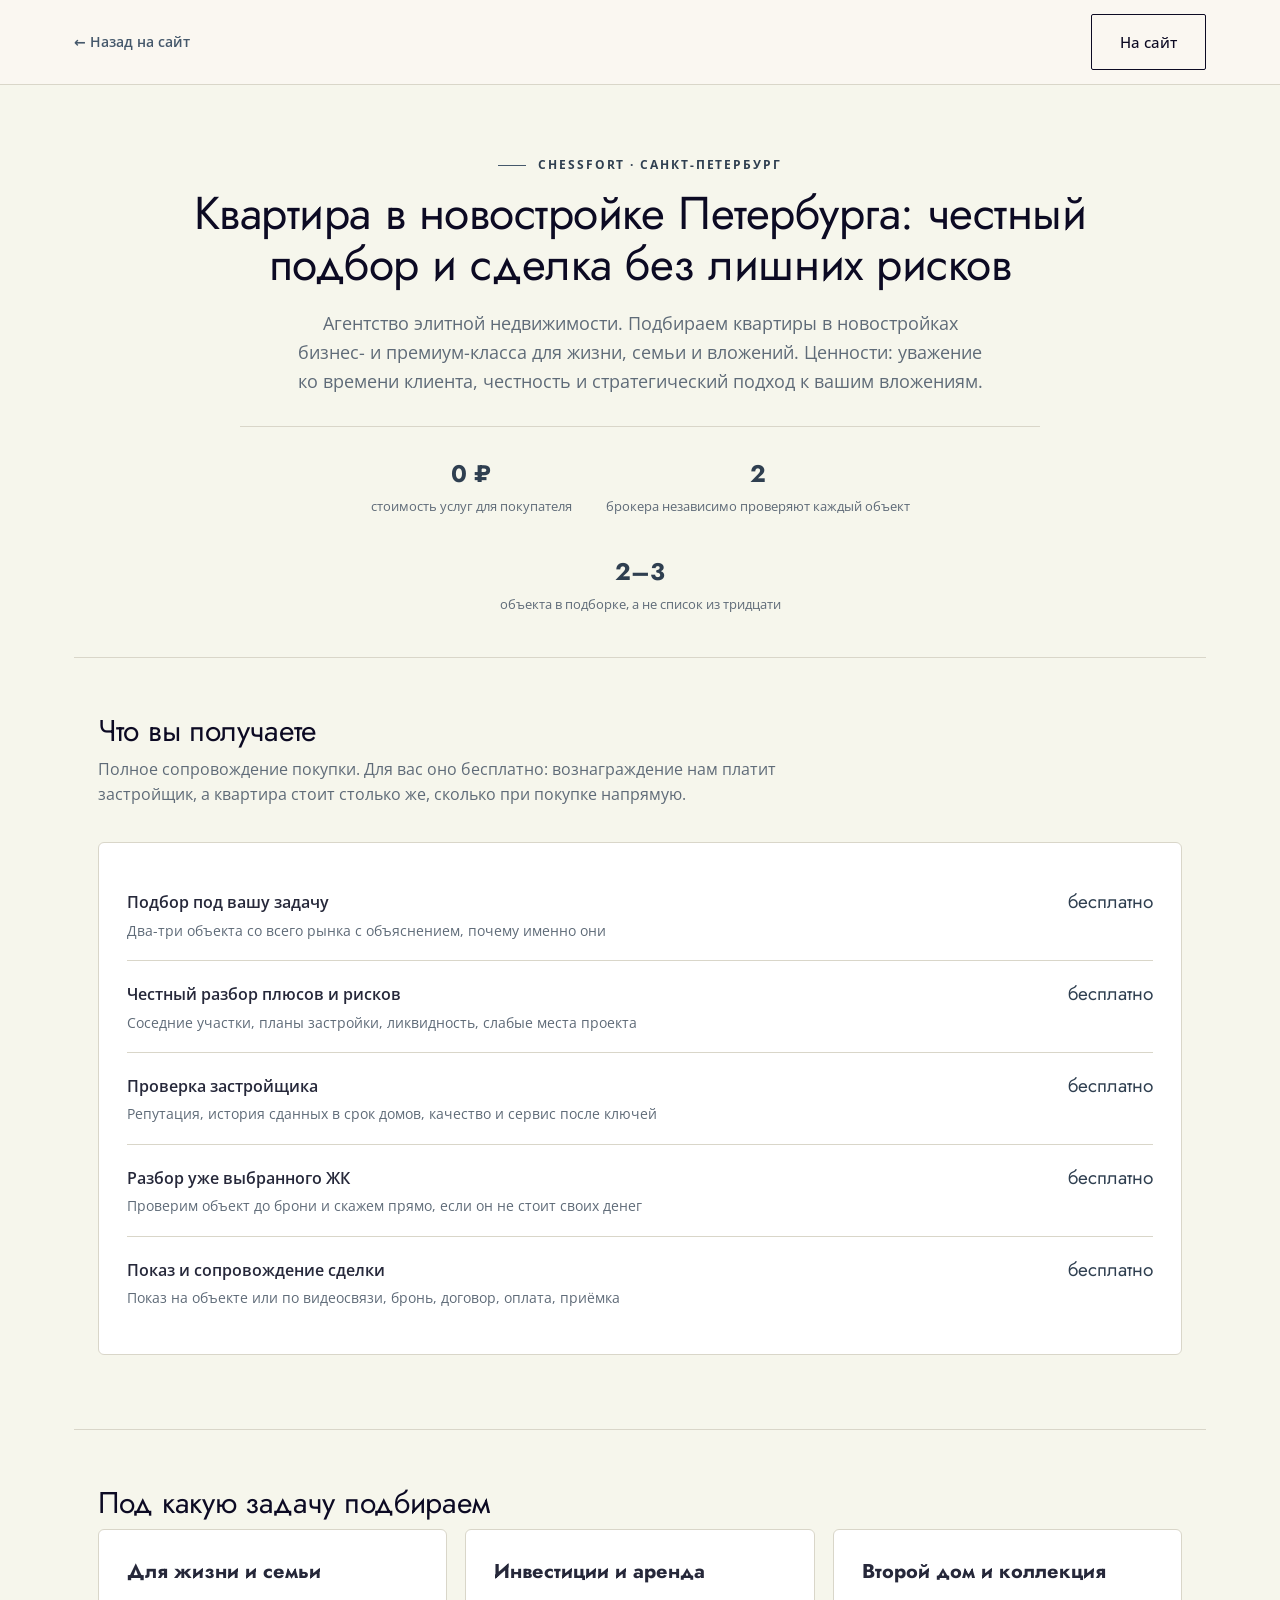
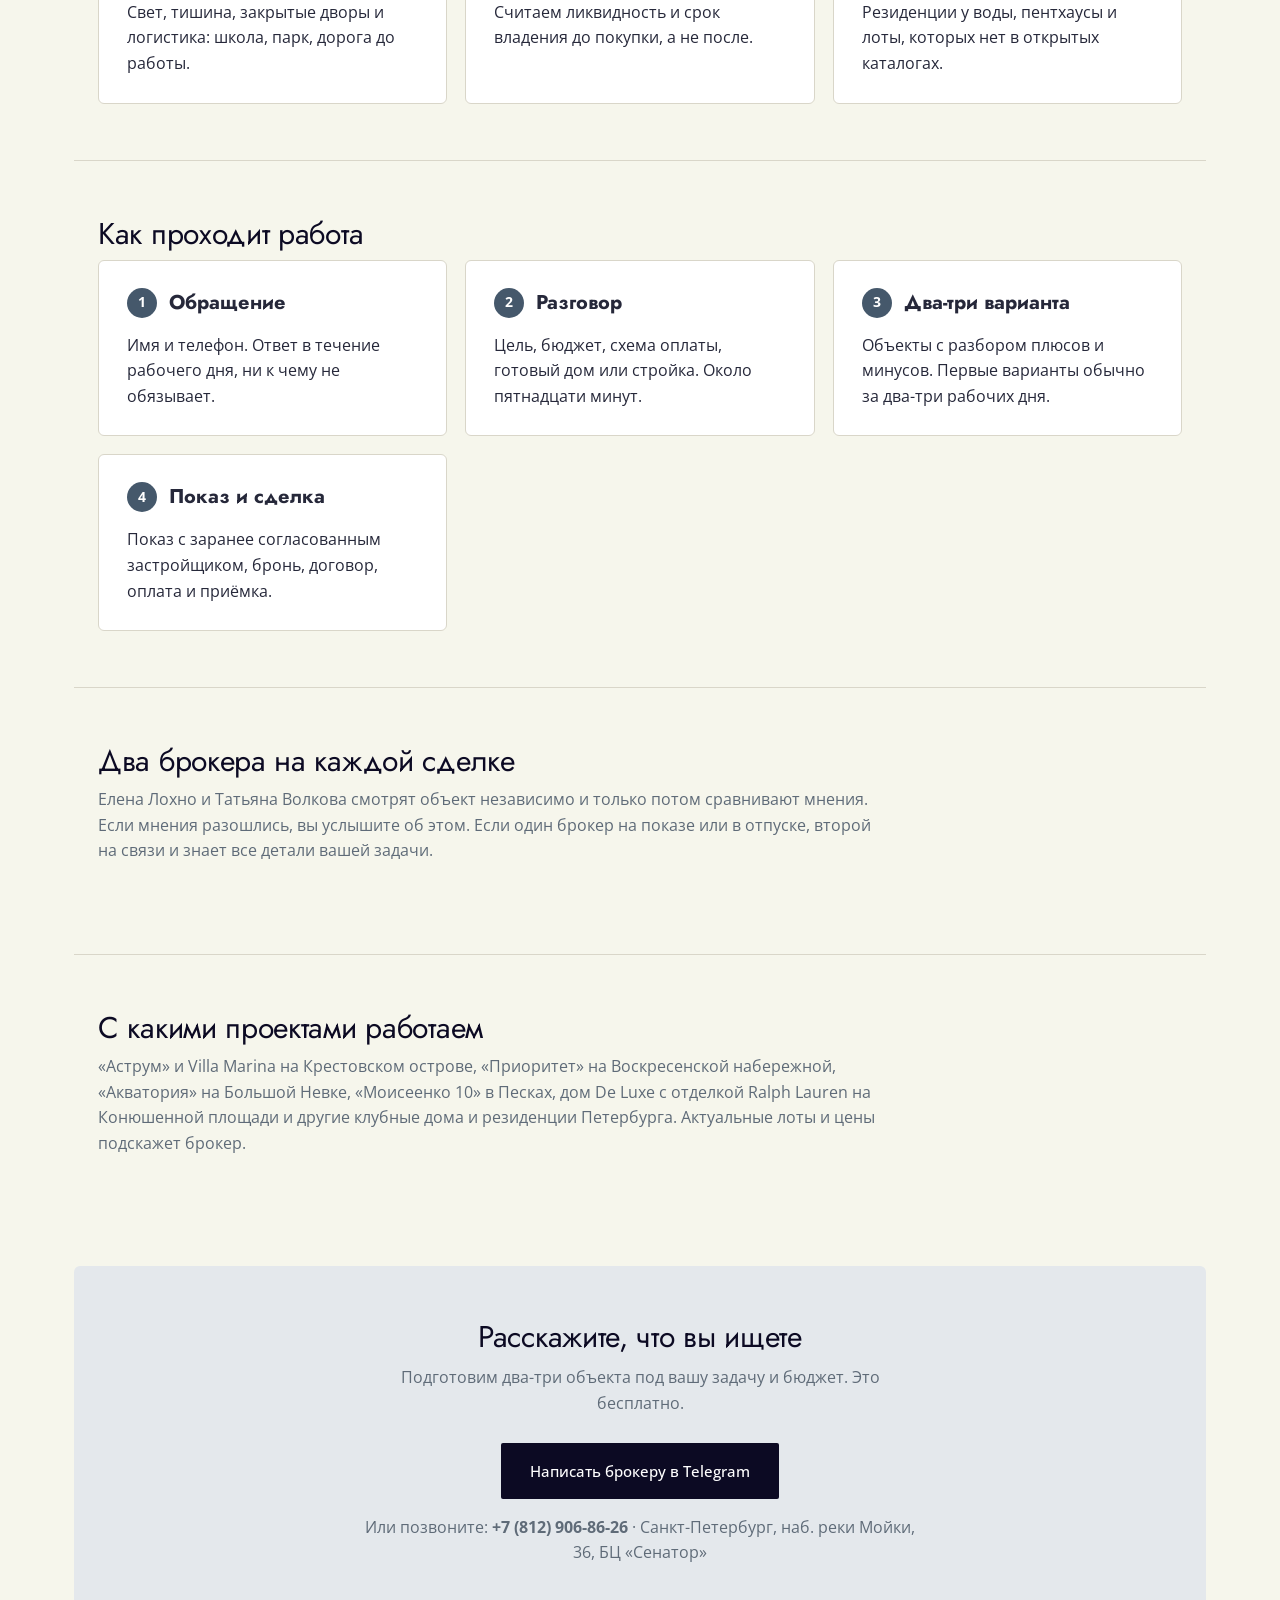
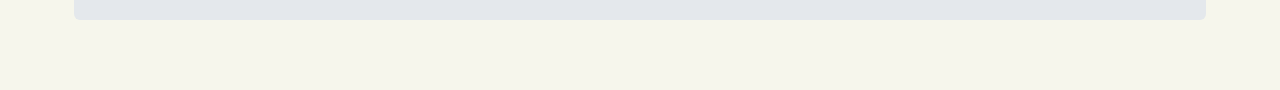
<file: presentation.html>
<!DOCTYPE html>
<html lang="ru">
<head>
<meta charset="UTF-8">
<meta name="viewport" content="width=device-width, initial-scale=1.0">
<title>Презентация — CHESSFORT</title>
<meta name="robots" content="noindex">
<link rel="icon" href="img/favicon.svg" type="image/svg+xml">
<link rel="preconnect" href="https://fonts.googleapis.com">
<link rel="preconnect" href="https://fonts.gstatic.com" crossorigin>
<link href="https://fonts.googleapis.com/css2?family=Jost:wght@300;400;500;600&family=Open+Sans:wght@400;500;600;700&display=swap" rel="stylesheet">
<link rel="stylesheet" href="styles.css">
<link rel="stylesheet" href="materials.css">
</head>
<body>

<div class="doc-bar">
  <div class="doc-bar__inner">
    <a href="index.html" class="doc-bar__back">← <span>Назад на сайт</span></a>
    <div class="doc-actions-wrap doc-bar__actions"><a href="index.html" class="btn btn--outline">На сайт</a></div>
  </div>
</div>

<div class="container">

  <section class="pitch">
    <p class="section-tag eyebrow--center">CHESSFORT · Санкт-Петербург</p>
    <h1>Квартира в новостройке Петербурга: честный подбор и сделка без лишних рисков</h1>
    <p class="pitch__lead">Агентство элитной недвижимости. Подбираем квартиры в новостройках бизнес- и премиум-класса для жизни, семьи и вложений. Ценности: уважение ко времени клиента, честность и стратегический подход к вашим вложениям.</p>
    <div class="pitch__meta">
      <div><b>0 ₽</b><span>стоимость услуг для покупателя</span></div>
      <div><b>2</b><span>брокера независимо проверяют каждый объект</span></div>
      <div><b>2–3</b><span>объекта в подборке, а не список из тридцати</span></div>
    </div>
  </section>

  <section class="doc-section">
    <h2>Что вы получаете</h2>
    <p class="doc-section__lead">Полное сопровождение покупки. Для вас оно бесплатно: вознаграждение нам платит застройщик, а квартира стоит столько же, сколько при покупке напрямую.</p>
    <div class="card">
      <div class="offer"><div><span class="offer__name">Подбор под вашу задачу</span><span class="offer__desc">Два-три объекта со всего рынка с объяснением, почему именно они</span></div><span class="offer__price">бесплатно</span></div>
      <div class="offer"><div><span class="offer__name">Честный разбор плюсов и рисков</span><span class="offer__desc">Соседние участки, планы застройки, ликвидность, слабые места проекта</span></div><span class="offer__price">бесплатно</span></div>
      <div class="offer"><div><span class="offer__name">Проверка застройщика</span><span class="offer__desc">Репутация, история сданных в срок домов, качество и сервис после ключей</span></div><span class="offer__price">бесплатно</span></div>
      <div class="offer"><div><span class="offer__name">Разбор уже выбранного ЖК</span><span class="offer__desc">Проверим объект до брони и скажем прямо, если он не стоит своих денег</span></div><span class="offer__price">бесплатно</span></div>
      <div class="offer"><div><span class="offer__name">Показ и сопровождение сделки</span><span class="offer__desc">Показ на объекте или по видеосвязи, бронь, договор, оплата, приёмка</span></div><span class="offer__price">бесплатно</span></div>
    </div>
  </section>

  <section class="doc-section">
    <h2>Под какую задачу подбираем</h2>
    <div class="grid-3">
      <div class="card"><p class="card__title">Для жизни и семьи</p><p>Свет, тишина, закрытые дворы и логистика: школа, парк, дорога до работы.</p></div>
      <div class="card"><p class="card__title">Инвестиции и аренда</p><p>Считаем ликвидность и срок владения до покупки, а не после.</p></div>
      <div class="card"><p class="card__title">Второй дом и коллекция</p><p>Резиденции у воды, пентхаусы и лоты, которых нет в открытых каталогах.</p></div>
    </div>
  </section>

  <section class="doc-section">
    <h2>Как проходит работа</h2>
    <div class="grid-3">
      <div class="card"><div class="card__head"><span class="card__step">1</span><p class="card__title">Обращение</p></div><p>Имя и телефон. Ответ в течение рабочего дня, ни к чему не обязывает.</p></div>
      <div class="card"><div class="card__head"><span class="card__step">2</span><p class="card__title">Разговор</p></div><p>Цель, бюджет, схема оплаты, готовый дом или стройка. Около пятнадцати минут.</p></div>
      <div class="card"><div class="card__head"><span class="card__step">3</span><p class="card__title">Два-три варианта</p></div><p>Объекты с разбором плюсов и минусов. Первые варианты обычно за два-три рабочих дня.</p></div>
      <div class="card"><div class="card__head"><span class="card__step">4</span><p class="card__title">Показ и сделка</p></div><p>Показ с заранее согласованным застройщиком, бронь, договор, оплата и приёмка.</p></div>
    </div>
  </section>

  <section class="doc-section">
    <h2>Два брокера на каждой сделке</h2>
    <p class="doc-section__lead">Елена Лохно и Татьяна Волкова смотрят объект независимо и только потом сравнивают мнения. Если мнения разошлись, вы услышите об этом. Если один брокер на показе или в отпуске, второй на связи и знает все детали вашей задачи.</p>
  </section>

  <section class="doc-section">
    <h2>С какими проектами работаем</h2>
    <p class="doc-section__lead">«Аструм» и Villa Marina на Крестовском острове, «Приоритет» на Воскресенской набережной, «Акватория» на Большой Невке, «Моисеенко 10» в Песках, дом De Luxe с отделкой Ralph Lauren на Конюшенной площади и другие клубные дома и резиденции Петербурга. Актуальные лоты и цены подскажет брокер.</p>
  </section>

  <section class="cta-final">
    <h2>Расскажите, что вы ищете</h2>
    <p>Подготовим два-три объекта под вашу задачу и бюджет. Это бесплатно.</p>
    <a href="https://t.me/chessfort_an" target="_blank" rel="noopener" class="btn btn--primary">Написать брокеру в Telegram</a>
    <p style="margin-top:16px;margin-bottom:0">Или позвоните: <a href="tel:+78129068626"><b>+7 (812) 906-86-26</b></a> · Санкт-Петербург, наб. реки Мойки, 36, БЦ «Сенатор»</p>
  </section>

</div>

<script src="script.js"></script>
</body>
</html>
</file>
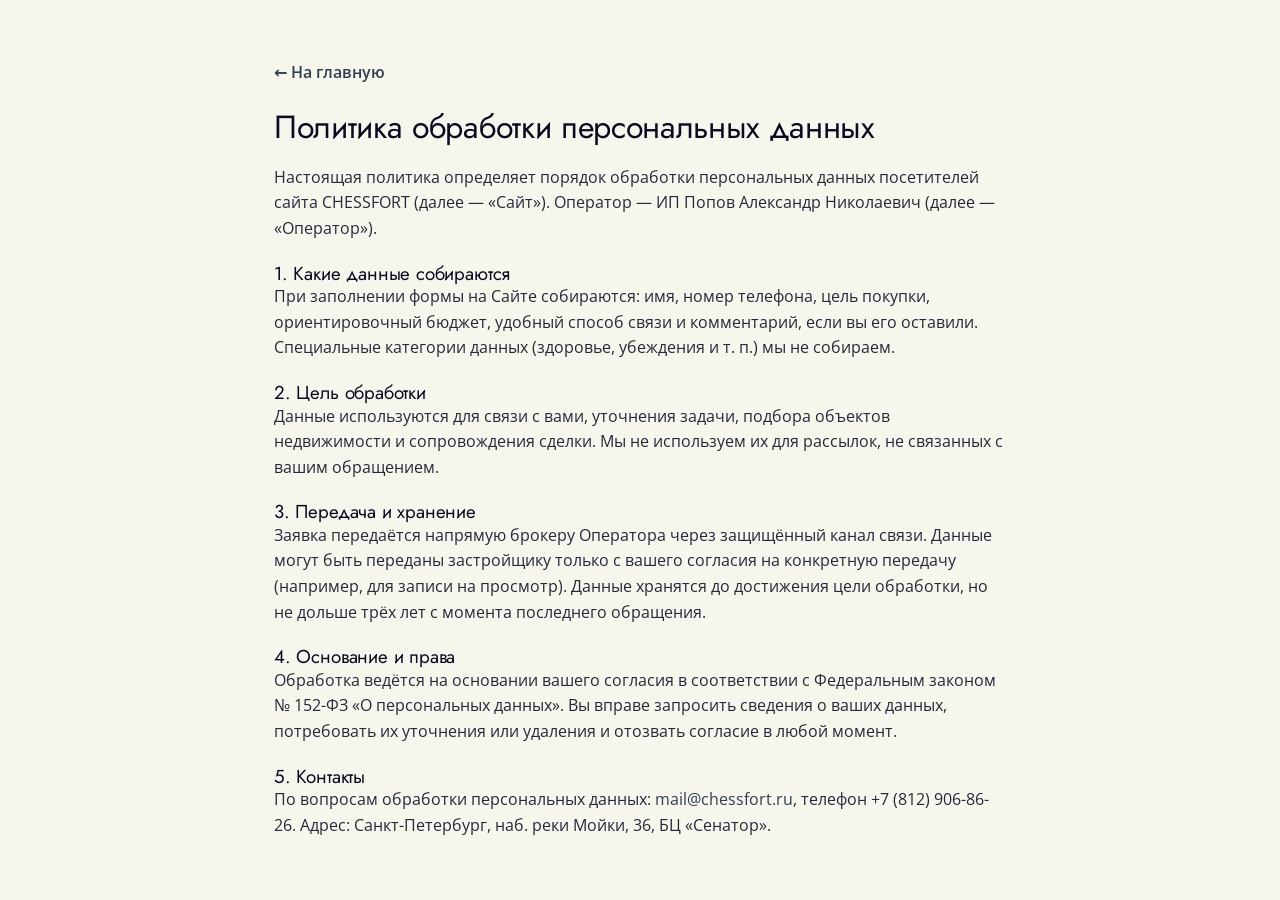
<file: privacy.html>
<!DOCTYPE html>
<html lang="ru">
<head>
<meta charset="UTF-8">
<meta name="viewport" content="width=device-width, initial-scale=1.0">
<title>Политика обработки персональных данных — CHESSFORT</title>
<link href="https://fonts.googleapis.com/css2?family=Jost:wght@300;400;500&family=Open+Sans:wght@400;600&display=swap" rel="stylesheet">
<link rel="stylesheet" href="styles.css">
</head>
<body>
<div class="container" style="padding: 60px 24px; max-width: 780px;">
  <a href="index.html" style="color: var(--clr-accent-dark); font-weight: 600;">← На главную</a>
  <h1 style="margin-top: 24px; margin-bottom: 20px;">Политика обработки персональных данных</h1>
  <p>Настоящая политика определяет порядок обработки персональных данных посетителей сайта CHESSFORT (далее — «Сайт»). Оператор — ИП Попов Александр Николаевич (далее — «Оператор»).</p>
  <h3 style="margin-top:22px">1. Какие данные собираются</h3>
  <p>При заполнении формы на Сайте собираются: имя, номер телефона, цель покупки, ориентировочный бюджет, удобный способ связи и комментарий, если вы его оставили. Специальные категории данных (здоровье, убеждения и т. п.) мы не собираем.</p>
  <h3 style="margin-top:22px">2. Цель обработки</h3>
  <p>Данные используются для связи с вами, уточнения задачи, подбора объектов недвижимости и сопровождения сделки. Мы не используем их для рассылок, не связанных с вашим обращением.</p>
  <h3 style="margin-top:22px">3. Передача и хранение</h3>
  <p>Заявка передаётся напрямую брокеру Оператора через защищённый канал связи. Данные могут быть переданы застройщику только с вашего согласия на конкретную передачу (например, для записи на просмотр). Данные хранятся до достижения цели обработки, но не дольше трёх лет с момента последнего обращения.</p>
  <h3 style="margin-top:22px">4. Основание и права</h3>
  <p>Обработка ведётся на основании вашего согласия в соответствии с Федеральным законом № 152-ФЗ «О персональных данных». Вы вправе запросить сведения о ваших данных, потребовать их уточнения или удаления и отозвать согласие в любой момент.</p>
  <h3 style="margin-top:22px">5. Контакты</h3>
  <p>По вопросам обработки персональных данных: <a href="mailto:mail@chessfort.ru" style="color:var(--clr-accent-dark)">mail@chessfort.ru</a>, телефон +7 (812) 906-86-26. Адрес: Санкт-Петербург, наб. реки Мойки, 36, БЦ «Сенатор».</p>
</div>
</body>
</html>
</file>
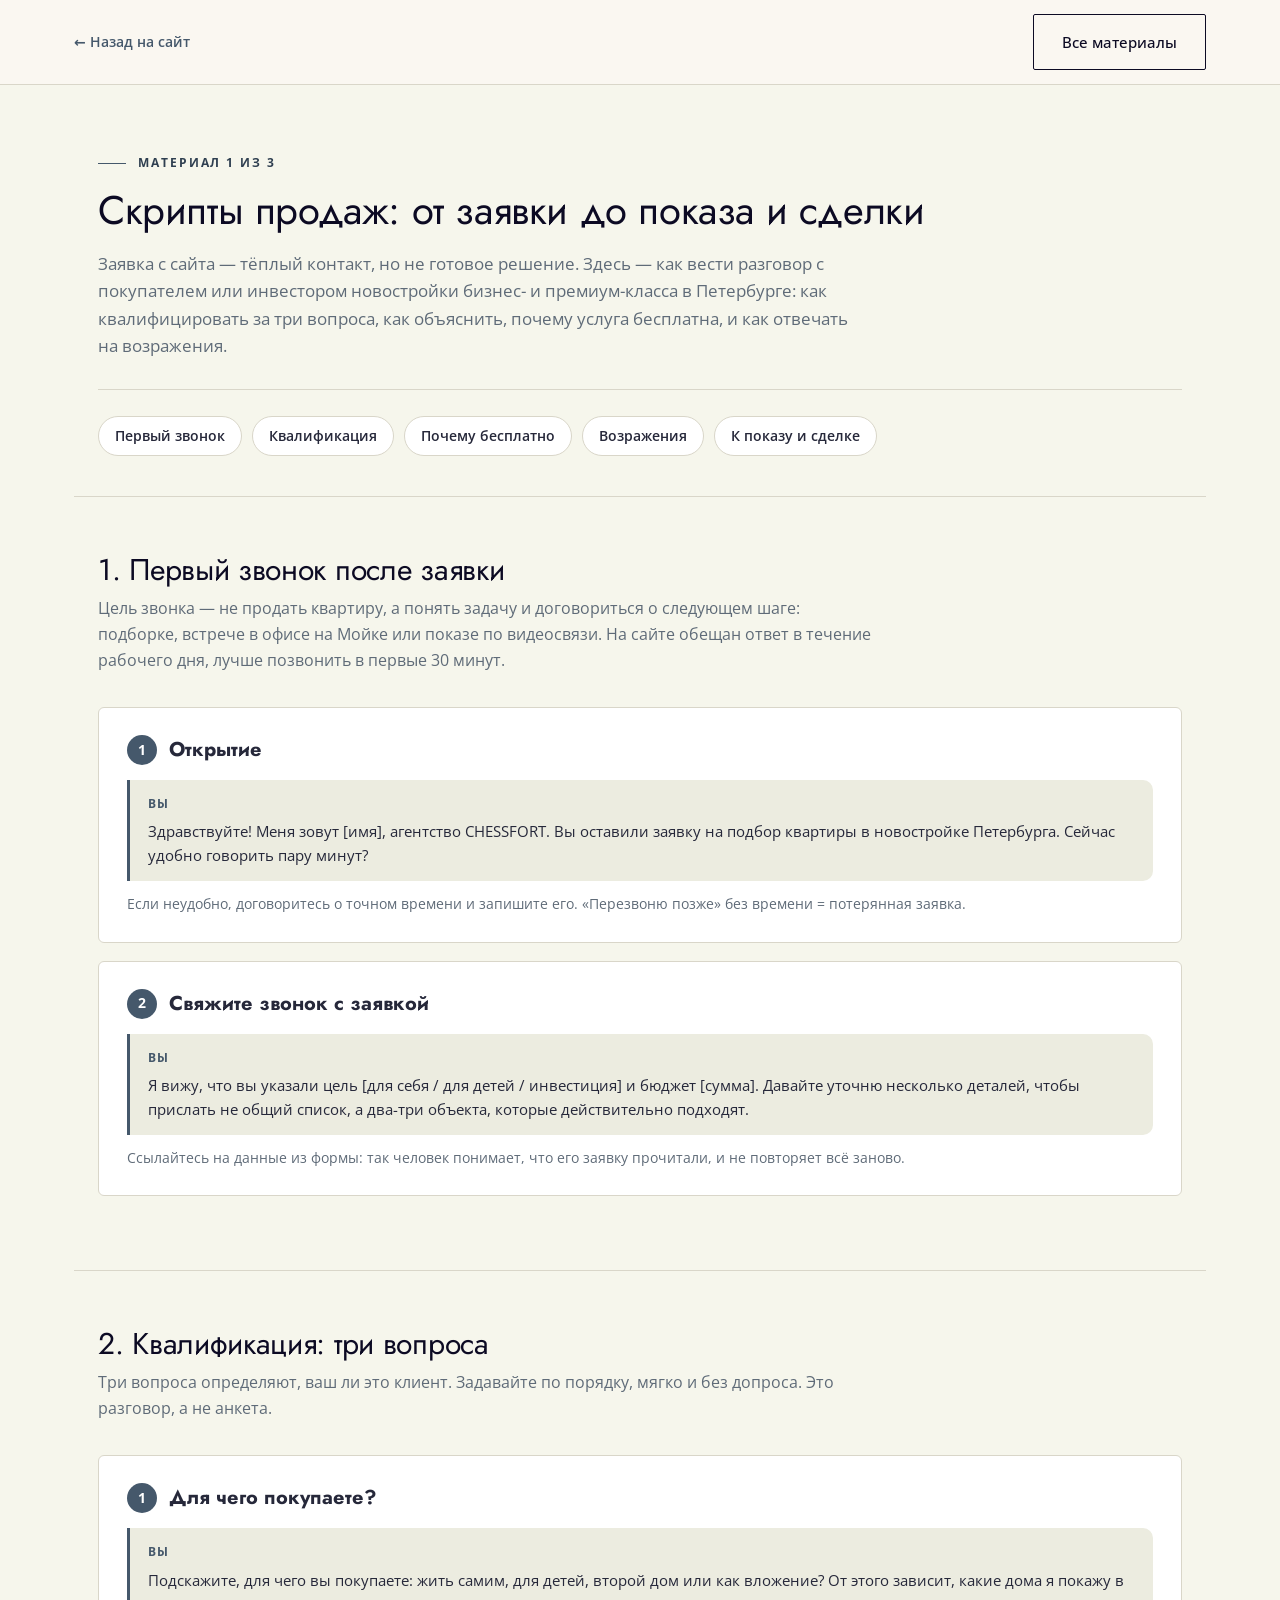
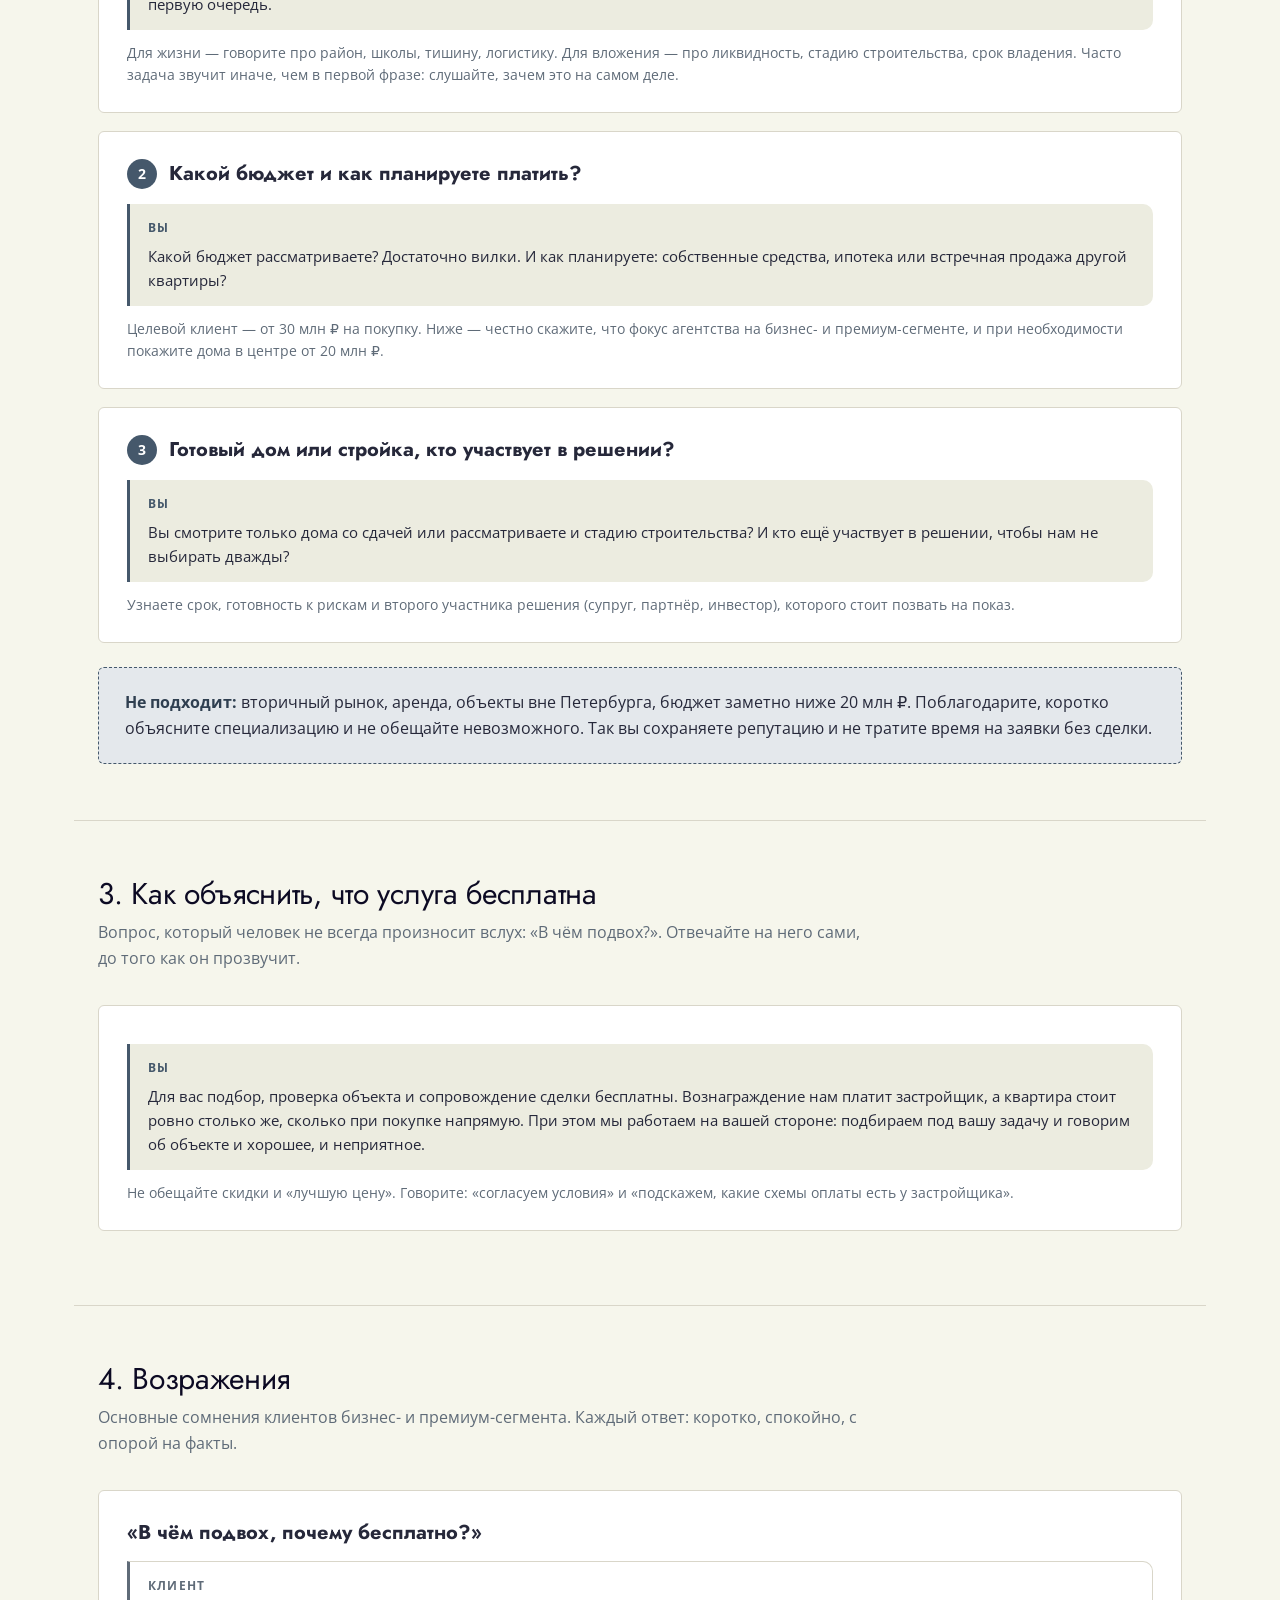
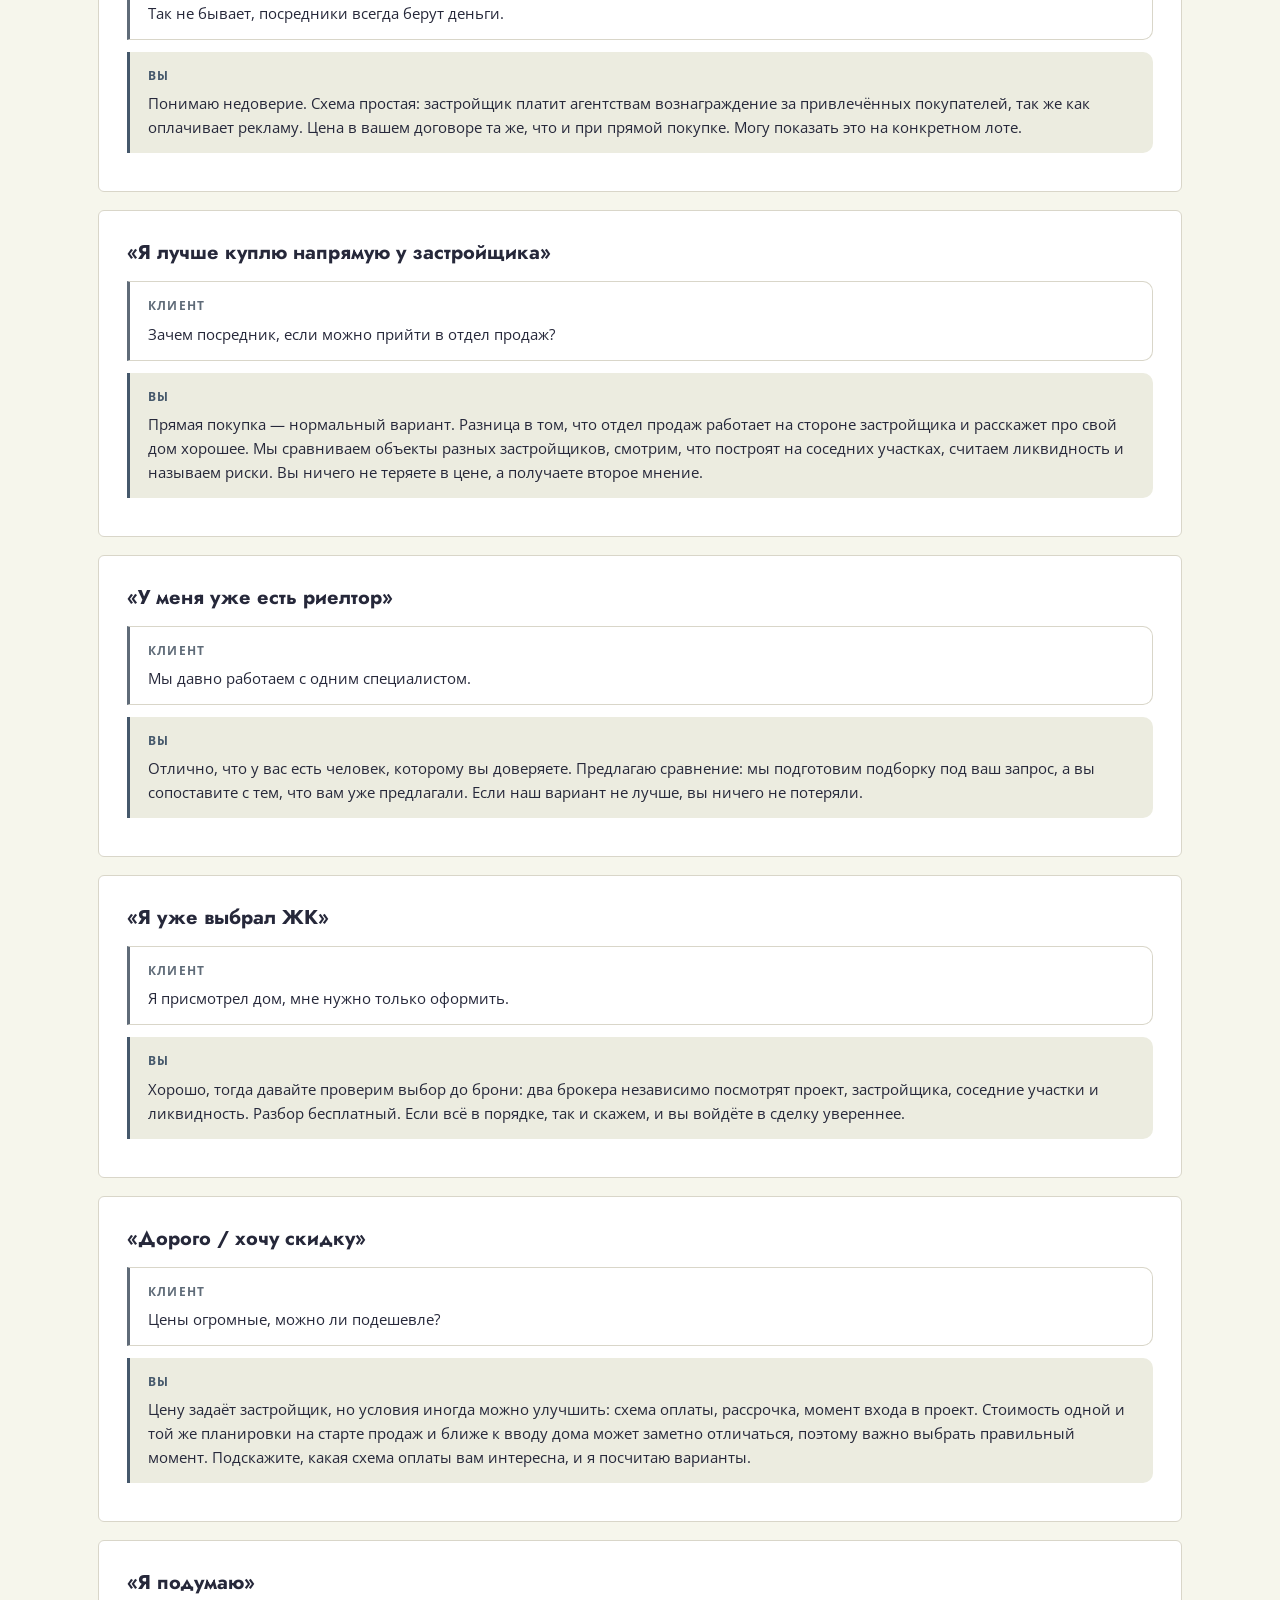
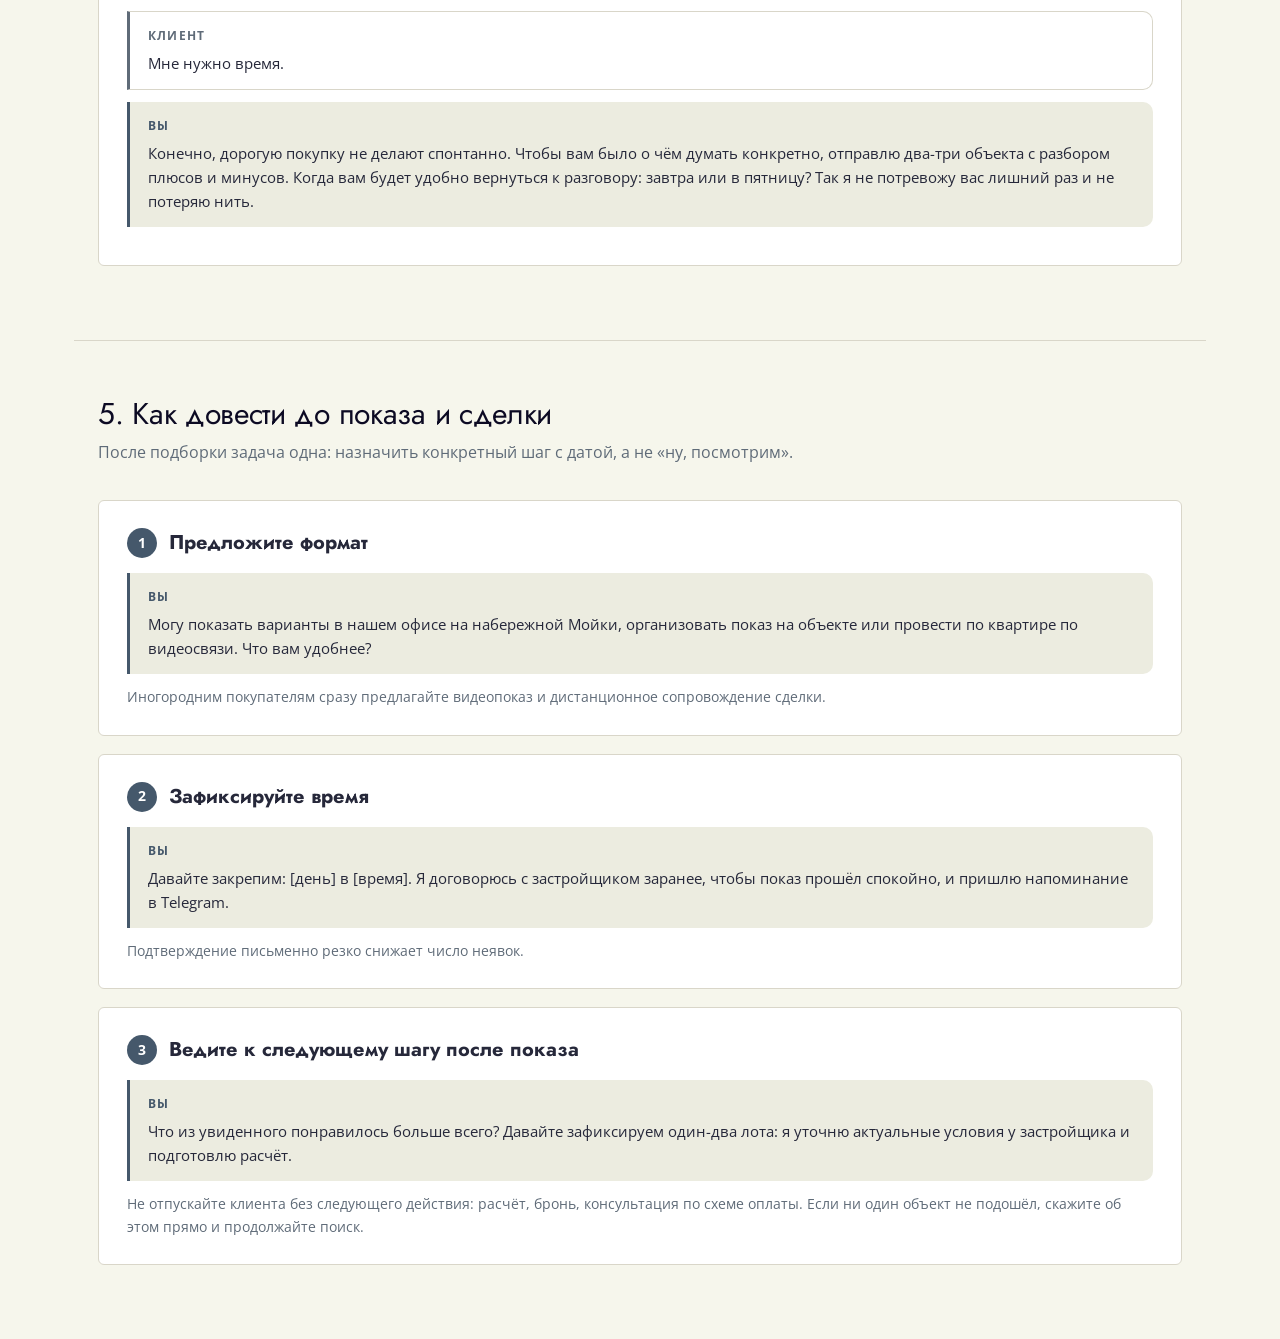
<file: scripts.html>
<!DOCTYPE html>
<html lang="ru">
<head>
<meta charset="UTF-8">
<meta name="viewport" content="width=device-width, initial-scale=1.0">
<title>Скрипты продаж — CHESSFORT</title>
<meta name="robots" content="noindex">
<link rel="icon" href="img/favicon.svg" type="image/svg+xml">
<link rel="preconnect" href="https://fonts.googleapis.com">
<link rel="preconnect" href="https://fonts.gstatic.com" crossorigin>
<link href="https://fonts.googleapis.com/css2?family=Jost:wght@300;400;500;600&family=Open+Sans:wght@400;500;600;700&display=swap" rel="stylesheet">
<link rel="stylesheet" href="styles.css">
<link rel="stylesheet" href="materials.css">
</head>
<body>

<div class="doc-bar">
  <div class="doc-bar__inner">
    <a href="index.html" class="doc-bar__back">← <span>Назад на сайт</span></a>
    <div class="doc-actions-wrap doc-bar__actions"><a href="materials.html" class="btn btn--outline">Все материалы</a></div>
  </div>
</div>

<div class="container">

  <section class="doc-hero">
    <p class="section-tag">Материал 1 из 3</p>
    <h1>Скрипты продаж: от заявки до показа и сделки</h1>
    <p class="doc-hero__lead">Заявка с сайта — тёплый контакт, но не готовое решение. Здесь — как вести разговор с покупателем или инвестором новостройки бизнес- и премиум-класса в Петербурге: как квалифицировать за три вопроса, как объяснить, почему услуга бесплатна, и как отвечать на возражения.</p>
    <nav class="toc">
      <a href="#first-call">Первый звонок</a>
      <a href="#qualify">Квалификация</a>
      <a href="#free">Почему бесплатно</a>
      <a href="#objections">Возражения</a>
      <a href="#close">К показу и сделке</a>
    </nav>
  </section>

  <section class="doc-section" id="first-call">
    <h2>1. Первый звонок после заявки</h2>
    <p class="doc-section__lead">Цель звонка — не продать квартиру, а понять задачу и договориться о следующем шаге: подборке, встрече в офисе на Мойке или показе по видеосвязи. На сайте обещан ответ в течение рабочего дня, лучше позвонить в первые 30 минут.</p>
    <div class="card">
      <div class="card__head"><span class="card__step">1</span><p class="card__title">Открытие</p></div>
      <div class="say"><span class="say__who">Вы</span>Здравствуйте! Меня зовут [имя], агентство CHESSFORT. Вы оставили заявку на подбор квартиры в новостройке Петербурга. Сейчас удобно говорить пару минут?</div>
      <p class="card__note">Если неудобно, договоритесь о точном времени и запишите его. «Перезвоню позже» без времени = потерянная заявка.</p>
    </div>
    <div class="card">
      <div class="card__head"><span class="card__step">2</span><p class="card__title">Свяжите звонок с заявкой</p></div>
      <div class="say"><span class="say__who">Вы</span>Я вижу, что вы указали цель [для себя / для детей / инвестиция] и бюджет [сумма]. Давайте уточню несколько деталей, чтобы прислать не общий список, а два-три объекта, которые действительно подходят.</div>
      <p class="card__note">Ссылайтесь на данные из формы: так человек понимает, что его заявку прочитали, и не повторяет всё заново.</p>
    </div>
  </section>

  <section class="doc-section" id="qualify">
    <h2>2. Квалификация: три вопроса</h2>
    <p class="doc-section__lead">Три вопроса определяют, ваш ли это клиент. Задавайте по порядку, мягко и без допроса. Это разговор, а не анкета.</p>
    <div class="card">
      <div class="card__head"><span class="card__step">1</span><p class="card__title">Для чего покупаете?</p></div>
      <div class="say"><span class="say__who">Вы</span>Подскажите, для чего вы покупаете: жить самим, для детей, второй дом или как вложение? От этого зависит, какие дома я покажу в первую очередь.</div>
      <p class="card__note">Для жизни — говорите про район, школы, тишину, логистику. Для вложения — про ликвидность, стадию строительства, срок владения. Часто задача звучит иначе, чем в первой фразе: слушайте, зачем это на самом деле.</p>
    </div>
    <div class="card">
      <div class="card__head"><span class="card__step">2</span><p class="card__title">Какой бюджет и как планируете платить?</p></div>
      <div class="say"><span class="say__who">Вы</span>Какой бюджет рассматриваете? Достаточно вилки. И как планируете: собственные средства, ипотека или встречная продажа другой квартиры?</div>
      <p class="card__note">Целевой клиент — от 30 млн ₽ на покупку. Ниже — честно скажите, что фокус агентства на бизнес- и премиум-сегменте, и при необходимости покажите дома в центре от 20 млн ₽.</p>
    </div>
    <div class="card">
      <div class="card__head"><span class="card__step">3</span><p class="card__title">Готовый дом или стройка, кто участвует в решении?</p></div>
      <div class="say"><span class="say__who">Вы</span>Вы смотрите только дома со сдачей или рассматриваете и стадию строительства? И кто ещё участвует в решении, чтобы нам не выбирать дважды?</div>
      <p class="card__note">Узнаете срок, готовность к рискам и второго участника решения (супруг, партнёр, инвестор), которого стоит позвать на показ.</p>
    </div>
    <div class="tip">
      <strong>Не подходит:</strong> вторичный рынок, аренда, объекты вне Петербурга, бюджет заметно ниже 20 млн ₽. Поблагодарите, коротко объясните специализацию и не обещайте невозможного. Так вы сохраняете репутацию и не тратите время на заявки без сделки.
    </div>
  </section>

  <section class="doc-section" id="free">
    <h2>3. Как объяснить, что услуга бесплатна</h2>
    <p class="doc-section__lead">Вопрос, который человек не всегда произносит вслух: «В чём подвох?». Отвечайте на него сами, до того как он прозвучит.</p>
    <div class="card">
      <div class="say"><span class="say__who">Вы</span>Для вас подбор, проверка объекта и сопровождение сделки бесплатны. Вознаграждение нам платит застройщик, а квартира стоит ровно столько же, сколько при покупке напрямую. При этом мы работаем на вашей стороне: подбираем под вашу задачу и говорим об объекте и хорошее, и неприятное.</div>
      <p class="card__note">Не обещайте скидки и «лучшую цену». Говорите: «согласуем условия» и «подскажем, какие схемы оплаты есть у застройщика».</p>
    </div>
  </section>

  <section class="doc-section" id="objections">
    <h2>4. Возражения</h2>
    <p class="doc-section__lead">Основные сомнения клиентов бизнес- и премиум-сегмента. Каждый ответ: коротко, спокойно, с опорой на факты.</p>
    <div class="card">
      <p class="card__title">«В чём подвох, почему бесплатно?»</p>
      <div class="say say--client"><span class="say__who">Клиент</span>Так не бывает, посредники всегда берут деньги.</div>
      <div class="say"><span class="say__who">Вы</span>Понимаю недоверие. Схема простая: застройщик платит агентствам вознаграждение за привлечённых покупателей, так же как оплачивает рекламу. Цена в вашем договоре та же, что и при прямой покупке. Могу показать это на конкретном лоте.</div>
    </div>
    <div class="card">
      <p class="card__title">«Я лучше куплю напрямую у застройщика»</p>
      <div class="say say--client"><span class="say__who">Клиент</span>Зачем посредник, если можно прийти в отдел продаж?</div>
      <div class="say"><span class="say__who">Вы</span>Прямая покупка — нормальный вариант. Разница в том, что отдел продаж работает на стороне застройщика и расскажет про свой дом хорошее. Мы сравниваем объекты разных застройщиков, смотрим, что построят на соседних участках, считаем ликвидность и называем риски. Вы ничего не теряете в цене, а получаете второе мнение.</div>
    </div>
    <div class="card">
      <p class="card__title">«У меня уже есть риелтор»</p>
      <div class="say say--client"><span class="say__who">Клиент</span>Мы давно работаем с одним специалистом.</div>
      <div class="say"><span class="say__who">Вы</span>Отлично, что у вас есть человек, которому вы доверяете. Предлагаю сравнение: мы подготовим подборку под ваш запрос, а вы сопоставите с тем, что вам уже предлагали. Если наш вариант не лучше, вы ничего не потеряли.</div>
    </div>
    <div class="card">
      <p class="card__title">«Я уже выбрал ЖК»</p>
      <div class="say say--client"><span class="say__who">Клиент</span>Я присмотрел дом, мне нужно только оформить.</div>
      <div class="say"><span class="say__who">Вы</span>Хорошо, тогда давайте проверим выбор до брони: два брокера независимо посмотрят проект, застройщика, соседние участки и ликвидность. Разбор бесплатный. Если всё в порядке, так и скажем, и вы войдёте в сделку увереннее.</div>
    </div>
    <div class="card">
      <p class="card__title">«Дорого / хочу скидку»</p>
      <div class="say say--client"><span class="say__who">Клиент</span>Цены огромные, можно ли подешевле?</div>
      <div class="say"><span class="say__who">Вы</span>Цену задаёт застройщик, но условия иногда можно улучшить: схема оплаты, рассрочка, момент входа в проект. Стоимость одной и той же планировки на старте продаж и ближе к вводу дома может заметно отличаться, поэтому важно выбрать правильный момент. Подскажите, какая схема оплаты вам интересна, и я посчитаю варианты.</div>
    </div>
    <div class="card">
      <p class="card__title">«Я подумаю»</p>
      <div class="say say--client"><span class="say__who">Клиент</span>Мне нужно время.</div>
      <div class="say"><span class="say__who">Вы</span>Конечно, дорогую покупку не делают спонтанно. Чтобы вам было о чём думать конкретно, отправлю два-три объекта с разбором плюсов и минусов. Когда вам будет удобно вернуться к разговору: завтра или в пятницу? Так я не потревожу вас лишний раз и не потеряю нить.</div>
    </div>
  </section>

  <section class="doc-section" id="close">
    <h2>5. Как довести до показа и сделки</h2>
    <p class="doc-section__lead">После подборки задача одна: назначить конкретный шаг с датой, а не «ну, посмотрим».</p>
    <div class="card">
      <div class="card__head"><span class="card__step">1</span><p class="card__title">Предложите формат</p></div>
      <div class="say"><span class="say__who">Вы</span>Могу показать варианты в нашем офисе на набережной Мойки, организовать показ на объекте или провести по квартире по видеосвязи. Что вам удобнее?</div>
      <p class="card__note">Иногородним покупателям сразу предлагайте видеопоказ и дистанционное сопровождение сделки.</p>
    </div>
    <div class="card">
      <div class="card__head"><span class="card__step">2</span><p class="card__title">Зафиксируйте время</p></div>
      <div class="say"><span class="say__who">Вы</span>Давайте закрепим: [день] в [время]. Я договорюсь с застройщиком заранее, чтобы показ прошёл спокойно, и пришлю напоминание в Telegram.</div>
      <p class="card__note">Подтверждение письменно резко снижает число неявок.</p>
    </div>
    <div class="card">
      <div class="card__head"><span class="card__step">3</span><p class="card__title">Ведите к следующему шагу после показа</p></div>
      <div class="say"><span class="say__who">Вы</span>Что из увиденного понравилось больше всего? Давайте зафиксируем один-два лота: я уточню актуальные условия у застройщика и подготовлю расчёт.</div>
      <p class="card__note">Не отпускайте клиента без следующего действия: расчёт, бронь, консультация по схеме оплаты. Если ни один объект не подошёл, скажите об этом прямо и продолжайте поиск.</p>
    </div>
  </section>

</div>

<script src="script.js"></script>
</body>
</html>
</file>
<file: styles.css>
:root {
  --clr-bg: #f6f6ec;
  --clr-bg-alt: #ecece0;
  --clr-surface: #ffffff;
  --clr-ink: #0c0a23;
  --clr-text: #26283a;
  --clr-text-soft: #5f6b78;
  --clr-line: #d9d6c9;
  --clr-accent: #45586b;
  --clr-accent-dark: #2f3f50;
  --clr-accent-soft: #e4e8ec;
  --radius: 6px;
  --shadow: 0 18px 44px rgba(12, 10, 35, 0.08);
  --ff-head: "Jost", "Helvetica Neue", sans-serif;
  --ff-body: "Open Sans", system-ui, sans-serif;
}

* { box-sizing: border-box; margin: 0; padding: 0; }
html { scroll-behavior: smooth; }
body {
  font-family: var(--ff-body);
  background: var(--clr-bg);
  color: var(--clr-text);
  line-height: 1.6;
  -webkit-font-smoothing: antialiased;
}
img { max-width: 100%; display: block; }
a { color: inherit; text-decoration: none; }
ul { list-style: none; }
h1, h2, h3, h4 { font-family: var(--ff-head); font-weight: 400; color: var(--clr-ink); line-height: 1.1; letter-spacing: -0.01em; }
.container { max-width: 1180px; margin: 0 auto; padding: 0 24px; }
section { padding: 92px 0; }
.section-tag {
  display: inline-block;
  font-size: 12px;
  font-weight: 700;
  letter-spacing: 0.16em;
  text-transform: uppercase;
  color: var(--clr-accent-dark);
  margin-bottom: 16px;
}
.section-tag::before { content: ''; display: inline-block; width: 28px; height: 1px; background: var(--clr-accent); vertical-align: middle; margin-right: 12px; }
.section-title { font-size: 46px; max-width: 800px; margin-bottom: 16px; }
.section-lead { font-size: 17px; color: var(--clr-text-soft); max-width: 720px; margin-bottom: 48px; }

/* Buttons */
.btn {
  display: inline-flex;
  align-items: center;
  justify-content: center;
  gap: 8px;
  font-family: var(--ff-body);
  font-weight: 500;
  font-size: 15px;
  padding: 15px 28px;
  border-radius: 2px;
  border: 1px solid transparent;
  cursor: pointer;
  transition: all 0.2s ease;
  white-space: nowrap;
}
.btn--primary { background: var(--clr-ink); color: #fff; }
.btn--primary:hover { background: var(--clr-accent-dark); }
.btn--gold { background: var(--clr-accent); color: #fff; }
.btn--gold:hover { background: var(--clr-accent-dark); }
.btn--outline { background: transparent; border-color: var(--clr-ink); color: var(--clr-ink); }
.btn--outline:hover { background: var(--clr-ink); color: #fff; }
.btn--block { width: 100%; }

/* Header */
.header {
  position: sticky;
  top: 0;
  z-index: 100;
  background: rgba(246, 246, 236, 0.92);
  backdrop-filter: blur(12px);
  border-bottom: 1px solid transparent;
  transition: border-color 0.2s ease, box-shadow 0.2s ease;
}
.header.scrolled { border-bottom-color: var(--clr-line); box-shadow: 0 6px 24px rgba(12, 10, 35, 0.05); }
.header__inner { display: flex; align-items: center; justify-content: space-between; gap: 24px; min-width: 0; padding: 14px 24px; max-width: 1180px; margin: 0 auto; }
.logo { display: flex; align-items: center; gap: 12px; flex-shrink: 0; }
.logo__mark { width: 32px; height: 37px; flex: none; }
.logo__text { font-family: var(--ff-head); font-size: 22px; font-weight: 500; color: var(--clr-ink); line-height: 1; letter-spacing: 0.22em; }
.logo__text small { display: block; font-family: var(--ff-body); font-size: 10px; font-weight: 600; letter-spacing: 0.22em; text-transform: uppercase; color: var(--clr-accent-dark); margin-top: 5px; }
.nav { display: flex; align-items: center; gap: 28px; }
.nav a { white-space: nowrap; font-size: 14px; font-weight: 500; color: var(--clr-text); transition: color 0.2s ease; }
.nav a:hover { color: var(--clr-accent-dark); }
.header__right { display: flex; align-items: center; gap: 18px; flex-shrink: 0; }
.header__phone { font-weight: 600; font-size: 15px; white-space: nowrap; }
.burger { display: none; width: 42px; height: 42px; border: 1px solid var(--clr-line); background: var(--clr-surface); border-radius: 4px; cursor: pointer; position: relative; flex: none; }
.burger span, .burger::before, .burger::after { content: ''; position: absolute; left: 11px; right: 11px; height: 2px; background: var(--clr-ink); border-radius: 2px; transition: all 0.2s ease; }
.burger::before { top: 14px; }
.burger span { top: 20px; }
.burger::after { top: 26px; }
.burger.is-open::before { top: 20px; transform: rotate(45deg); }
.burger.is-open span { opacity: 0; }
.burger.is-open::after { top: 20px; transform: rotate(-45deg); }

/* Hero */
.hero { padding: 64px 0 88px; position: relative; overflow: hidden; }
.hero::before {
  content: '';
  position: absolute;
  right: -180px; top: -140px;
  width: 640px; height: 640px;
  border-radius: 50%;
  background: radial-gradient(circle, rgba(69, 88, 107, 0.16), rgba(69, 88, 107, 0) 68%);
  pointer-events: none;
}
.hero__grid { display: grid; grid-template-columns: 1.15fr 0.85fr; gap: 56px; align-items: center; position: relative; }
.hero h1 { font-size: 58px; font-weight: 300; margin-bottom: 24px; }
.hero h1 em { font-style: normal; color: var(--clr-accent); font-weight: 500; }
.hero__lead { font-size: 18px; color: var(--clr-text-soft); max-width: 560px; margin-bottom: 34px; }
.hero__cta { display: flex; flex-wrap: wrap; gap: 14px; margin-bottom: 40px; }
.hero__chips { display: flex; flex-wrap: wrap; gap: 10px; }
.chip { font-size: 13px; font-weight: 600; padding: 8px 16px; border-radius: 2px; border: 1px solid var(--clr-line); background: var(--clr-surface); color: var(--clr-text); }
.hero__card {
  background: var(--clr-surface);
  border: 1px solid var(--clr-line);
  border-radius: 8px;
  padding: 34px 32px;
  box-shadow: var(--shadow);
}
.hero__card-tag { font-size: 12px; font-weight: 700; letter-spacing: 0.14em; text-transform: uppercase; color: var(--clr-accent-dark); margin-bottom: 12px; }
.hero__card h3 { font-size: 30px; margin-bottom: 20px; }
.hero__list li { display: flex; gap: 12px; padding: 12px 0; border-top: 1px solid var(--clr-line); font-size: 15px; }
.hero__list li:first-child { border-top: none; padding-top: 0; }
.hero__list svg { width: 20px; height: 20px; flex: none; color: var(--clr-accent); margin-top: 3px; }
.hero__card .btn { margin-top: 20px; }

/* Stats */
.stats { padding: 0; }
.stats__row { display: grid; grid-template-columns: repeat(4, 1fr); border: 1px solid var(--clr-line); border-radius: var(--radius); background: var(--clr-surface); overflow: hidden; }
.stat { padding: 30px 26px; border-left: 1px solid var(--clr-line); }
.stat:first-child { border-left: none; }
.stat b { display: block; font-family: var(--ff-head); font-size: 40px; font-weight: 400; color: var(--clr-accent-dark); line-height: 1; margin-bottom: 8px; }
.stat span { font-size: 14px; color: var(--clr-text-soft); }

/* Goals */
.goal-grid { display: grid; grid-template-columns: repeat(4, 1fr); gap: 18px; }
.goal {
  background: var(--clr-surface);
  border: 1px solid var(--clr-line);
  border-radius: var(--radius);
  padding: 28px 24px;
  transition: transform 0.2s ease, border-color 0.2s ease, box-shadow 0.2s ease;
}
.goal:hover { transform: translateY(-4px); border-color: var(--clr-accent); box-shadow: var(--shadow); }
.goal__icon { width: 46px; height: 46px; border-radius: 6px; background: var(--clr-accent-soft); color: var(--clr-accent-dark); display: flex; align-items: center; justify-content: center; margin-bottom: 18px; }
.goal__icon svg { width: 24px; height: 24px; }
.goal h3 { font-size: 24px; margin-bottom: 8px; }
.goal p { font-size: 14px; color: var(--clr-text-soft); }

/* Advantages */
.alt { background: var(--clr-bg-alt); }
.adv-grid { display: grid; grid-template-columns: repeat(3, 1fr); gap: 20px; }
.adv { background: var(--clr-surface); border: 1px solid var(--clr-line); border-radius: var(--radius); padding: 30px 28px; }
.adv__num { font-family: var(--ff-head); font-weight: 300; font-size: 40px; color: var(--clr-accent); line-height: 1; margin-bottom: 14px; }
.adv h3 { font-size: 25px; margin-bottom: 10px; }
.adv p { font-size: 15px; color: var(--clr-text-soft); }

/* Complexes */
.jk { display: flex; flex-wrap: wrap; gap: 12px; margin-bottom: 30px; }
.jk span { font-family: var(--ff-head); font-size: 24px; font-weight: 600; padding: 12px 26px; background: var(--clr-surface); border: 1px solid var(--clr-line); border-radius: 2px; }
.note { font-size: 14px; color: var(--clr-text-soft); }

/* Conditions */
.cond-grid { display: grid; grid-template-columns: repeat(3, 1fr); gap: 18px; }
.cond { background: var(--clr-surface); border: 1px solid var(--clr-line); border-radius: var(--radius); padding: 26px 26px 24px; }
.cond h3 { font-size: 24px; margin-bottom: 8px; }
.cond p { font-size: 15px; color: var(--clr-text-soft); }
.cond--wide { grid-column: span 3; display: flex; align-items: center; justify-content: space-between; gap: 24px; background: var(--clr-accent-soft); border-color: transparent; }
.cond--wide h3 { margin-bottom: 4px; }

/* Steps */
.steps { display: grid; grid-template-columns: repeat(4, 1fr); gap: 20px; counter-reset: st; }
.step { position: relative; background: var(--clr-surface); border: 1px solid var(--clr-line); border-radius: var(--radius); padding: 30px 26px; }
.step__n { display: inline-flex; width: 42px; height: 42px; align-items: center; justify-content: center; border-radius: 50%; background: var(--clr-ink); color: #fff; font-weight: 700; font-size: 15px; margin-bottom: 18px; }
.step h3 { font-size: 24px; margin-bottom: 10px; }
.step p { font-size: 14px; color: var(--clr-text-soft); }

/* Team */
.team { display: grid; grid-template-columns: 0.85fr 1.15fr; gap: 56px; align-items: center; }
.team__photo { border-radius: 8px; overflow: hidden; border: 1px solid var(--clr-line); box-shadow: var(--shadow); background: #101014; }
.team__photo img { width: 100%; height: auto; }
.team__people { display: grid; grid-template-columns: repeat(3, 1fr); gap: 14px; margin: 26px 0 30px; }
.team-card { background: var(--clr-surface); border: 1px solid var(--clr-line); border-radius: 6px; padding: 16px 18px; }
.team-card b { display: block; font-family: var(--ff-head); font-size: 20px; line-height: 1.15; color: var(--clr-ink); }
.team-card span { font-size: 13px; color: var(--clr-text-soft); }
.values { display: grid; gap: 14px; }
.value { padding-left: 20px; border-left: 2px solid var(--clr-accent); }
.value b { font-family: var(--ff-head); font-size: 22px; color: var(--clr-ink); }
.value p { font-size: 15px; color: var(--clr-text-soft); }

/* Tour */
.tour { border-radius: 8px; overflow: hidden; border: 1px solid var(--clr-line); box-shadow: var(--shadow); background: var(--clr-surface); }
.tour iframe { display: block; width: 100%; height: 560px; border: 0; }

/* FAQ */
.faq { max-width: 860px; }
.faq__item { border-bottom: 1px solid var(--clr-line); }
.faq__item summary { list-style: none; cursor: pointer; padding: 24px 0; font-family: var(--ff-head); font-size: 22px; font-weight: 500; color: var(--clr-ink); display: flex; justify-content: space-between; gap: 20px; align-items: center; }
.faq__item summary::-webkit-details-marker { display: none; }
.faq__item summary::after { content: '+'; font-family: var(--ff-body); font-size: 26px; color: var(--clr-accent); flex: none; transition: transform 0.2s ease; }
.faq__item[open] summary::after { transform: rotate(45deg); }
.faq__item p { padding: 0 0 24px; color: var(--clr-text-soft); max-width: 720px; }

/* Contact */
.contact__grid { display: grid; grid-template-columns: 1fr 1fr; gap: 40px; align-items: start; }
.form { background: var(--clr-surface); border: 1px solid var(--clr-line); border-radius: 8px; padding: 38px 34px; box-shadow: var(--shadow); }
.form h3 { font-size: 34px; margin-bottom: 8px; }
.form__sub { color: var(--clr-text-soft); font-size: 15px; margin-bottom: 24px; }
.field { margin-bottom: 14px; }
.field label { display: block; font-size: 13px; font-weight: 600; margin-bottom: 6px; color: var(--clr-text); }
.field input, .field select, .field textarea {
  width: 100%;
  font-family: var(--ff-body);
  font-size: 15px;
  padding: 14px 16px;
  border: 1px solid var(--clr-line);
  border-radius: 4px;
  background: var(--clr-bg);
  color: var(--clr-ink);
  transition: border-color 0.2s ease;
}
.field input:focus, .field select:focus, .field textarea:focus { outline: none; border-color: var(--clr-accent); background: #fff; }
.field-row { display: grid; grid-template-columns: 1fr 1fr; gap: 14px; }
.form__agree { font-size: 12px; color: var(--clr-text-soft); margin-top: 14px; }
.form__agree a { color: var(--clr-accent-dark); text-decoration: underline; }
.contacts { display: grid; gap: 14px; }
.contact-card { display: flex; gap: 16px; align-items: flex-start; background: var(--clr-surface); border: 1px solid var(--clr-line); border-radius: 6px; padding: 20px 22px; }
.contact-card__icon { width: 44px; height: 44px; border-radius: 4px; background: var(--clr-accent-soft); color: var(--clr-accent-dark); display: flex; align-items: center; justify-content: center; flex: none; }
.contact-card__icon svg { width: 22px; height: 22px; }
.contact-card small { display: block; font-size: 12px; font-weight: 700; letter-spacing: 0.1em; text-transform: uppercase; color: var(--clr-text-soft); margin-bottom: 3px; }
.contact-card b { font-weight: 600; font-size: 16px; color: var(--clr-ink); }
.contact-card a:hover { color: var(--clr-accent-dark); }
.map { border-radius: 6px; overflow: hidden; border: 1px solid var(--clr-line); }
.map iframe { display: block; width: 100%; height: 260px; border: 0; }

/* Footer */
.footer { padding: 44px 0; border-top: 1px solid var(--clr-line); font-size: 14px; color: var(--clr-text-soft); }
.footer__inner { display: flex; justify-content: space-between; align-items: center; gap: 20px; flex-wrap: wrap; }
.footer__links { display: flex; gap: 22px; flex-wrap: wrap; }
.footer a:hover { color: var(--clr-accent-dark); }

/* FAB */
.fab { position: fixed; right: 20px; bottom: 20px; z-index: 90; display: flex; align-items: center; gap: 10px; padding: 14px 22px; background: var(--clr-ink); color: #fff; border-radius: 2px; font-weight: 600; font-size: 14px; box-shadow: 0 12px 30px rgba(30, 34, 43, 0.28); transition: background 0.2s ease; }
.fab:hover { background: var(--clr-accent-dark); }
.fab svg { width: 20px; height: 20px; }

/* Reveal */
.reveal { opacity: 0; transform: translateY(20px); transition: opacity 0.6s ease, transform 0.6s ease; }
.reveal.is-visible { opacity: 1; transform: none; }

/* Responsive */
@media (max-width: 1400px) {
  .header__phone { display: none; }
}
@media (max-width: 1180px) {
  .nav { gap: 18px; }
  .nav a { font-size: 13px; }
  .hero h1 { font-size: 50px; }
}
@media (max-width: 1100px) {
  .burger { display: block; }
  .nav {
    position: absolute;
    top: 100%; left: 0; right: 0;
    flex-direction: column;
    align-items: flex-start;
    gap: 0;
    background: var(--clr-bg);
    border-bottom: 1px solid var(--clr-line);
    padding: 8px 24px 20px;
    display: none;
  }
  .nav.is-open { display: flex; }
  .nav a { padding: 14px 0; width: 100%; font-size: 16px; border-bottom: 1px solid var(--clr-line); }
  .header__phone { display: none; }
  .header__inner { position: relative; }
  .goal-grid { grid-template-columns: repeat(2, 1fr); }
  .steps { grid-template-columns: repeat(2, 1fr); }
}
@media (max-width: 900px) {
  section { padding: 68px 0; }
  .section-title { font-size: 36px; }
  .hero { padding: 40px 0 64px; }
  .hero__grid, .team, .contact__grid { grid-template-columns: 1fr; gap: 36px; }
  .hero h1 { font-size: 42px; }
  .stats__row { grid-template-columns: repeat(2, 1fr); }
  .stat:nth-child(3) { border-left: none; }
  .stat:nth-child(n+3) { border-top: 1px solid var(--clr-line); }
  .adv-grid, .cond-grid { grid-template-columns: repeat(2, 1fr); }
  .cond--wide { grid-column: span 2; }
  .tour iframe { height: 420px; }
}
@media (max-width: 560px) {
  .container, .header__inner { padding-left: 16px; padding-right: 16px; }
  .header .btn { display: none; }
  .hero h1 { font-size: 34px; }
  .section-title { font-size: 31px; }
  .goal-grid, .adv-grid, .cond-grid, .steps, .team__people { grid-template-columns: 1fr; }
  .cond--wide { grid-column: span 1; flex-direction: column; align-items: flex-start; }
  .field-row { grid-template-columns: 1fr; }
  .form { padding: 28px 20px; }
  .stat b { font-size: 36px; }
  .stat { padding: 22px 18px; }
  .jk span { font-size: 20px; padding: 10px 20px; }
  .tour iframe { height: 340px; }
  .fab span { display: none; }
  .fab { padding: 15px; }
  .faq__item summary { font-size: 19px; }
}
@media (max-width: 380px) {
  .logo__text small { display: none; }
}

/* CHESSFORT additions */
.section-title { font-size: 42px; font-weight: 300; }
.section-title--sm { font-size: 34px; margin-bottom: 24px; }
.hero__photo { position: relative; border-radius: 8px; overflow: hidden; border: 1px solid var(--clr-line); box-shadow: var(--shadow); background: var(--clr-surface); }
.hero__photo img { width: 100%; height: auto; display: block; }
.hero__photo figcaption { padding: 14px 18px; font-size: 13px; color: var(--clr-text-soft); background: var(--clr-surface); border-top: 1px solid var(--clr-line); }
.hero__photo figcaption b { color: var(--clr-ink); font-weight: 600; }
.stat b span { font: inherit; }
.obj-grid { display: grid; grid-template-columns: repeat(3, 1fr); gap: 20px; margin-bottom: 24px; }
.obj { background: var(--clr-surface); border: 1px solid var(--clr-line); border-radius: var(--radius); padding: 28px 26px; display: flex; flex-direction: column; transition: transform 0.2s ease, border-color 0.2s ease, box-shadow 0.2s ease; }
.obj:hover { transform: translateY(-4px); border-color: var(--clr-accent); box-shadow: var(--shadow); }
.obj__loc { font-size: 12px; font-weight: 600; letter-spacing: 0.1em; text-transform: uppercase; color: var(--clr-accent); margin-bottom: 10px; }
.obj h3 { font-size: 28px; margin-bottom: 6px; }
.obj__price { font-family: var(--ff-head); font-size: 20px; font-weight: 500; color: var(--clr-accent-dark); margin-bottom: 12px; }
.obj__desc { font-size: 14px; color: var(--clr-text-soft); margin-bottom: 16px; flex: 1; }
.obj__tags { display: flex; flex-wrap: wrap; gap: 8px; }
.obj__tags span { font-size: 12px; padding: 5px 10px; border: 1px solid var(--clr-line); border-radius: 2px; color: var(--clr-text-soft); background: var(--clr-bg); }
.obj__more { margin-top: 28px; }
.band { background: var(--clr-ink); padding: 72px 0; }
.band .section-tag { color: #aab6c2; }
.band .section-tag::before { background: #aab6c2; }
.band .section-title { color: #fff; font-size: 36px; margin-bottom: 14px; }
.band__inner { display: flex; align-items: center; justify-content: space-between; gap: 40px; }
.band__text { color: #c5ccd4; font-size: 16px; max-width: 720px; }
.band .btn--gold { background: #f6f6ec; color: var(--clr-ink); }
.band .btn--gold:hover { background: #fff; }
.case-grid { display: grid; grid-template-columns: repeat(2, 1fr); gap: 22px; }
.case { background: var(--clr-surface); border: 1px solid var(--clr-line); border-radius: var(--radius); padding: 34px 32px; }
.case__tag { font-size: 12px; font-weight: 600; letter-spacing: 0.12em; text-transform: uppercase; color: var(--clr-accent); margin-bottom: 10px; }
.case h3 { font-size: 28px; margin-bottom: 18px; }
.case__row { font-size: 15px; color: var(--clr-text-soft); margin-bottom: 12px; }
.case__row b { color: var(--clr-ink); font-weight: 600; }
.team { grid-template-columns: 1.1fr 0.9fr; align-items: start; }
.team__people { grid-template-columns: repeat(2, 1fr); }
.team-card b { font-weight: 500; }
.value b { font-weight: 500; }
.team__note { background: var(--clr-surface); border: 1px solid var(--clr-line); border-radius: 8px; padding: 36px 32px; box-shadow: var(--shadow); }
.team__note h3 { font-size: 30px; margin-bottom: 14px; }
.team__note p { color: var(--clr-text-soft); font-size: 15px; margin-bottom: 14px; }
.team__note .btn { margin-top: 10px; }
.note { max-width: 780px; }
.contacts { margin-bottom: 18px; }
.contact-card b a { white-space: nowrap; }
@media (max-width: 1100px) { .obj-grid { grid-template-columns: repeat(2, 1fr); } }
@media (max-width: 900px) {
  .band__inner { flex-direction: column; align-items: flex-start; gap: 24px; }
  .case-grid { grid-template-columns: 1fr; }
  .section-title { font-size: 34px; }
  .team { grid-template-columns: 1fr; }
}
@media (max-width: 560px) {
  .obj-grid { grid-template-columns: 1fr; }
  .section-title { font-size: 29px; }
  .band .section-title { font-size: 28px; }
  .team__people { grid-template-columns: 1fr; }
  .logo__text { font-size: 18px; letter-spacing: 0.16em; }
  .case { padding: 26px 22px; }
}
</file>
<file: blog/blog.css>
/* Стили блога. Цвета берутся из палитры сайта: install.mjs прописывает --b-* в blog.config.json (theme). */
:root { --b-bg: #fff; --b-surface: #fff; --b-ink: #18181b; --b-text: #2b2b30; --b-soft: #6b6b73; --b-line: #e5e5e5; --b-accent: #2563eb; --b-accent-soft: #eef3ff; --b-radius: 16px; }
.blog { padding: 112px 0 72px; background: var(--b-bg); color: var(--b-text); }
.blog > section, .blog > article { width: 100%; max-width: 1160px; margin: 0 auto; padding: 0 20px; }
.b-crumbs { display: flex; gap: 8px; flex-wrap: wrap; font-size: 14px; color: var(--b-soft); margin-bottom: 22px; }
.b-crumbs a { color: var(--b-soft); text-decoration: none; }
.b-crumbs a:hover { color: var(--b-accent); }
.b-meta { display: flex; flex-wrap: wrap; align-items: center; gap: 6px 14px; font-size: 14px; color: var(--b-soft); }
.b-chip { display: inline-block; padding: 3px 12px; border-radius: 999px; background: var(--b-accent-soft); color: var(--b-accent); font-weight: 600; font-size: 13px; }
.b-head h1 { font-family: var(--ff-head, inherit); color: var(--b-ink); font-size: clamp(28px, 4.4vw, 46px); line-height: 1.15; margin: 14px 0 16px; letter-spacing: -0.01em; }
.b-lead { font-size: 19px; line-height: 1.55; color: var(--b-soft); max-width: 720px; }
.b-author { margin-top: 14px; font-size: 14px; color: var(--b-soft); }

/* Статья */
.b-article { max-width: 780px !important; }
.b-cover { margin: 28px 0 8px; border-radius: var(--b-radius); overflow: hidden; }
.b-cover img { display: block; width: 100%; height: auto; }
.b-toc { margin: 28px 0; padding: 20px 24px; border: 1px solid var(--b-line); border-radius: var(--b-radius); background: var(--b-surface); }
.b-toc ol { list-style: none; margin: 10px 0 0; padding: 0; }
.b-toc li + li { margin-top: 6px; }
.b-toc a { color: var(--b-text); text-decoration: none; }
.b-toc a:hover { color: var(--b-accent); }
.b-content { font-size: 18px; line-height: 1.75; margin-top: 28px; }
.b-content h2 { font-family: var(--ff-head, inherit); color: var(--b-ink); font-size: clamp(24px, 3vw, 31px); line-height: 1.25; margin: 2em 0 .6em; scroll-margin-top: 100px; }
.b-content h3 { font-family: var(--ff-head, inherit); color: var(--b-ink); font-size: 22px; margin: 1.6em 0 .5em; scroll-margin-top: 100px; }
.b-content p { margin: 0 0 1.1em; }
.b-content ul, .b-content ol { margin: 0 0 1.2em; padding-left: 1.4em; }
.b-content ul { list-style: disc; }
.b-content ol { list-style: decimal; }
.b-content li + li { margin-top: 8px; }
.b-content li::marker { color: var(--b-accent); }
.b-content a { color: var(--b-accent); text-decoration: underline; text-underline-offset: 3px; }
.b-content img { max-width: 100%; height: auto; border-radius: 12px; margin: 8px 0; }
.b-content hr { border: 0; border-top: 1px solid var(--b-line); margin: 2em 0; }
.b-content blockquote { margin: 1.4em 0; padding: 16px 22px; border-left: 4px solid var(--b-accent); background: var(--b-accent-soft); border-radius: 0 12px 12px 0; }
.b-content blockquote p:last-child { margin-bottom: 0; }
.b-content code { background: var(--b-accent-soft); padding: 2px 6px; border-radius: 6px; font-size: .92em; }
.b-content pre { overflow-x: auto; padding: 16px; border-radius: 12px; background: var(--b-accent-soft); margin: 0 0 1.2em; }
.b-table { overflow-x: auto; margin: 1.4em 0; border: 1px solid var(--b-line); border-radius: 12px; }
.b-table table { width: 100%; border-collapse: collapse; font-size: 16px; line-height: 1.5; }
.b-table th, .b-table td { padding: 12px 16px; text-align: left; border-bottom: 1px solid var(--b-line); vertical-align: top; }
.b-table th { background: var(--b-accent-soft); color: var(--b-ink); font-weight: 600; white-space: nowrap; }
.b-table tr:last-child td { border-bottom: 0; }

.b-faq { margin-top: 44px; }
.b-faq h2 { font-family: var(--ff-head, inherit); color: var(--b-ink); font-size: 28px; margin-bottom: 16px; }
.b-faq details { border: 1px solid var(--b-line); border-radius: 12px; background: var(--b-surface); margin-bottom: 10px; padding: 0 20px; }
.b-faq summary { cursor: pointer; padding: 16px 0; font-weight: 600; color: var(--b-ink); list-style: none; display: flex; justify-content: space-between; gap: 16px; }
.b-faq summary::-webkit-details-marker { display: none; }
.b-faq summary::after { content: '+'; color: var(--b-accent); font-size: 22px; line-height: 1; }
.b-faq details[open] summary::after { content: '−'; }
.b-faq details p { padding: 0 0 18px; color: var(--b-text); line-height: 1.65; }
.b-disclaimer { margin-top: 32px; font-size: 14px; line-height: 1.55; color: var(--b-soft); padding-top: 16px; border-top: 1px solid var(--b-line); }
.b-cta { margin-top: 40px; padding: 32px; border-radius: var(--b-radius); background: var(--b-accent-soft); border: 1px solid var(--b-line); text-align: left; }
.b-cta h2 { font-family: var(--ff-head, inherit); color: var(--b-ink); font-size: 26px; margin-bottom: 8px; }
.b-cta p { margin-bottom: 18px; color: var(--b-text); max-width: 560px; }
.b-cta__btn { display: inline-flex; }
.b-preview { margin: 0 0 22px; padding: 12px 16px; border-radius: 12px; background: #fff4d6; color: #6b4e00; font-size: 14px; border: 1px solid #f0d98a; }

/* Карточки */
.b-grid { display: grid; grid-template-columns: repeat(3, 1fr); gap: 24px; margin-top: 32px; }
.b-card { display: flex; flex-direction: column; background: var(--b-surface); border: 1px solid var(--b-line); border-radius: var(--b-radius); overflow: hidden; transition: transform .2s, box-shadow .2s; }
.b-card:hover { transform: translateY(-3px); box-shadow: 0 16px 36px rgba(20, 20, 30, .09); }
.b-card__img { display: block; aspect-ratio: 16 / 10; overflow: hidden; background: var(--b-accent-soft); }
.b-card__img img { width: 100%; height: 100%; object-fit: cover; display: block; }
.b-card__body { display: flex; flex-direction: column; gap: 10px; padding: 22px; flex: 1; }
.b-card h3 { font-family: var(--ff-head, inherit); font-size: 20px; line-height: 1.3; margin: 0; }
.b-card h3 a { color: var(--b-ink); text-decoration: none; }
.b-card h3 a:hover { color: var(--b-accent); }
.b-card p { color: var(--b-soft); font-size: 15px; line-height: 1.55; margin: 0; }
.b-more { margin-top: auto; padding-top: 6px; color: var(--b-accent); font-weight: 600; text-decoration: none; }
.b-more::after { content: ' →'; }
.b-related { margin-top: 72px !important; }
.b-related h2, .b-home h2 { font-family: var(--ff-head, inherit); color: var(--b-ink); font-size: clamp(26px, 3.4vw, 36px); }
.b-empty { margin-top: 32px; color: var(--b-soft); }

/* Блок на главной */
.b-home { padding: 88px 0; background: var(--b-bg); }
.b-home .container { max-width: 1160px; margin: 0 auto; padding: 0 20px; }
.b-home__head { display: flex; justify-content: space-between; align-items: flex-end; gap: 16px; flex-wrap: wrap; }
.b-home .b-more { margin-top: 0; }

@media (max-width: 960px) { .b-grid { grid-template-columns: repeat(2, 1fr); } }
@media (max-width: 640px) {
  .blog { padding: 92px 0 48px; }
  .b-grid { grid-template-columns: 1fr; gap: 18px; }
  .b-content { font-size: 17px; }
  .b-lead { font-size: 17px; }
  .b-cta { padding: 24px 20px; }
  .b-home { padding: 56px 0; }
}

/* тема сайта */
:root{--b-accent:var(--clr-accent);--b-accent-soft:var(--clr-accent-soft);--b-bg:var(--clr-bg);--b-surface:var(--clr-surface);--b-ink:var(--clr-ink);--b-text:var(--clr-text);--b-soft:var(--clr-text-soft);--b-line:var(--clr-line)}
</file>
<file: materials.css>
/* Стили для материалов: скрипты продаж, презентация, аутрич */

.doc-bar {
  position: sticky;
  top: 0;
  z-index: 50;
  background: rgba(250, 247, 242, 0.94);
  backdrop-filter: blur(10px);
  border-bottom: 1px solid var(--clr-line);
}
.doc-bar__inner {
  display: flex;
  align-items: center;
  justify-content: space-between;
  gap: 16px;
  padding: 14px 24px;
  max-width: 1180px;
  margin: 0 auto;
}
.doc-bar__back { font-weight: 600; font-size: 14px; color: var(--clr-accent); }
.doc-bar__back:hover { color: var(--clr-accent-dark); }
.doc-bar__actions { display: flex; gap: 10px; align-items: center; }

.doc-hero { padding: 64px 0 40px; max-width: 1180px; margin: 0 auto; padding-left: 24px; padding-right: 24px; }
.doc-hero h1 { font-size: 40px; max-width: 860px; margin-bottom: 18px; }
.doc-hero__lead { font-size: 17px; color: var(--clr-text-soft); max-width: 760px; }

.toc {
  display: flex;
  flex-wrap: wrap;
  gap: 10px;
  margin-top: 30px;
  padding-top: 26px;
  border-top: 1px solid var(--clr-line);
}
.toc a {
  font-size: 14px;
  font-weight: 600;
  padding: 8px 16px;
  border-radius: 999px;
  background: var(--clr-surface);
  border: 1px solid var(--clr-line);
  transition: all 0.2s ease;
}
.toc a:hover { border-color: var(--clr-accent); color: var(--clr-accent); }

.doc-section { padding: 56px 24px; border-top: 1px solid var(--clr-line); max-width: 1180px; margin: 0 auto; }
.doc-section:first-of-type { border-top: none; }
.doc-section h2 { font-size: 30px; margin-bottom: 10px; }
.doc-section__lead { color: var(--clr-text-soft); max-width: 780px; margin-bottom: 34px; }

.card {
  background: var(--clr-surface);
  border: 1px solid var(--clr-line);
  border-radius: var(--radius);
  padding: 26px 28px;
  margin-bottom: 18px;
}
.card__title {
  font-family: var(--ff-head);
  font-size: 20px;
  font-weight: 700;
  margin-bottom: 12px;
}
.card__note { font-size: 14px; color: var(--clr-text-soft); margin-top: 12px; }
.card p + p { margin-top: 10px; }

.card__step {
  display: inline-flex;
  align-items: center;
  justify-content: center;
  width: 30px;
  height: 30px;
  border-radius: 50%;
  background: var(--clr-accent);
  color: #fff;
  font-size: 14px;
  font-weight: 700;
  font-family: var(--ff-body);
  margin-right: 12px;
  flex: none;
}
.card__head { display: flex; align-items: center; margin-bottom: 14px; }
.card__head .card__title { margin-bottom: 0; }

.say {
  border-left: 3px solid var(--clr-accent);
  background: var(--clr-bg-alt);
  border-radius: 0 10px 10px 0;
  padding: 14px 18px;
  margin: 12px 0;
  font-size: 15px;
}
.say + .say { margin-top: 10px; }
.say__who {
  display: block;
  font-size: 12px;
  font-weight: 700;
  letter-spacing: 0.1em;
  text-transform: uppercase;
  color: var(--clr-accent);
  margin-bottom: 6px;
}
.say--client {
  border-left-color: var(--clr-text-soft);
  background: var(--clr-surface);
  border: 1px solid var(--clr-line);
  border-left: 3px solid var(--clr-text-soft);
}
.say--client .say__who { color: var(--clr-text-soft); }
.say--stop {
  border-left-color: #b03a2e;
  background: #fdf3f1;
}
.say--stop .say__who { color: #b03a2e; }

.ul { margin: 12px 0 0 20px; }
.ul li { margin-bottom: 8px; }
.ul li::marker { color: var(--clr-accent); }

.grid-2 { display: grid; grid-template-columns: repeat(2, 1fr); gap: 18px; }
.grid-2 .card { margin-bottom: 0; }
.grid-3 { display: grid; grid-template-columns: repeat(3, 1fr); gap: 18px; }
.grid-3 .card { margin-bottom: 0; }

.tag {
  display: inline-block;
  font-size: 12px;
  font-weight: 700;
  letter-spacing: 0.08em;
  text-transform: uppercase;
  color: var(--clr-accent-dark);
  background: var(--clr-accent-soft);
  border-radius: 999px;
  padding: 5px 12px;
  margin-bottom: 12px;
}

.tip {
  background: var(--clr-accent-soft);
  border-radius: var(--radius);
  padding: 22px 26px;
  margin-top: 24px;
  border: 1px dashed var(--clr-accent);
}
.tip strong { color: var(--clr-accent-dark); }

.calc { width: 100%; border-collapse: collapse; margin-top: 16px; font-size: 15px; }
.calc td { padding: 12px 0; border-bottom: 1px solid var(--clr-line); }
.calc td:last-child { text-align: right; font-weight: 600; white-space: nowrap; }
.calc tr:last-child td { border-bottom: none; font-size: 17px; padding-top: 16px; }
.calc tr:last-child td:last-child { color: var(--clr-accent-dark); }

.pitch { text-align: center; padding: 70px 24px 40px; max-width: 1180px; margin: 0 auto; }
.pitch h1 { font-size: 46px; margin: 14px auto 20px; max-width: 900px; }
.pitch__lead { font-size: 18px; color: var(--clr-text-soft); max-width: 700px; margin: 0 auto 30px; }
.pitch__meta {
  display: flex;
  justify-content: center;
  flex-wrap: wrap;
  gap: 34px;
  padding-top: 28px;
  border-top: 1px solid var(--clr-line);
  max-width: 800px;
  margin: 0 auto;
}
.pitch__meta div { text-align: center; }
.pitch__meta b { display: block; font-family: var(--ff-head); font-size: 24px; color: var(--clr-accent-dark); }
.pitch__meta span { font-size: 13px; color: var(--clr-text-soft); }

.offer {
  display: flex;
  justify-content: space-between;
  align-items: baseline;
  gap: 20px;
  padding: 18px 0;
  border-bottom: 1px solid var(--clr-line);
}
.offer:last-child { border-bottom: none; }
.offer__name { font-weight: 600; }
.offer__desc { display: block; font-weight: 400; font-size: 14px; color: var(--clr-text-soft); margin-top: 4px; }
.offer__price { white-space: nowrap; font-family: var(--ff-head); font-size: 19px; color: var(--clr-accent-dark); }

.cta-final {
  background: var(--clr-accent-soft);
  border-radius: var(--radius);
  padding: 54px 40px;
  text-align: center;
  margin: 20px 24px 70px;
  max-width: 1132px;
  margin-left: auto;
  margin-right: auto;
}
.cta-final h2 { color: var(--clr-ink); font-size: 30px; margin-bottom: 12px; }
.cta-final p { color: var(--clr-text-soft); max-width: 560px; margin: 0 auto 26px; }

.eyebrow--center { display: block; text-align: center; margin: 0 auto 14px; width: fit-content; }

@media (max-width: 560px) {
  .doc-bar__actions .btn--outline { display: none; }
  .doc-bar__actions .btn { padding: 10px 16px; font-size: 14px; }
}

@media (max-width: 860px) {
  .grid-2, .grid-3 { grid-template-columns: 1fr; }
  .doc-hero h1 { font-size: 28px; }
  .pitch h1 { font-size: 32px; }
  .doc-section h2 { font-size: 24px; }
  .doc-bar__inner { padding: 12px 18px; }
  .doc-bar__back span { display: none; }
  .offer { flex-direction: column; gap: 6px; }
}

@media print {
  .doc-bar, .toc, .fab, .no-print { display: none !important; }
  body { background: #fff; font-size: 12pt; }
  .card, .tip, .say { break-inside: avoid; }
  .doc-section { padding: 22px 0; page-break-inside: auto; }
  .cta-final { background: #fff; border: 2px solid var(--clr-accent-dark); }
  .cta-final h2 { color: var(--clr-accent-dark); }
  .cta-final p { color: var(--clr-text-soft); }
  a { text-decoration: none; }
}

/* Хаб-страница материалов */
.hub-grid {
  display: grid;
  grid-template-columns: repeat(3, 1fr);
  gap: 22px;
  margin-top: 10px;
}
.hub-card {
  background: var(--clr-surface);
  border: 1px solid var(--clr-line);
  border-radius: var(--radius);
  padding: 30px 26px;
  display: flex;
  flex-direction: column;
  transition: border-color 0.2s ease, transform 0.2s ease;
}
.hub-card:hover { border-color: var(--clr-accent); transform: translateY(-3px); }
.hub-card__num {
  font-family: var(--ff-head);
  font-size: 15px;
  font-weight: 700;
  color: var(--clr-accent-dark);
  margin-bottom: 14px;
}
.hub-card__title { font-family: var(--ff-head); font-size: 22px; font-weight: 700; margin-bottom: 12px; }
.hub-card__lead { color: var(--clr-text-soft); font-size: 15px; flex: 1; margin-bottom: 22px; }
.hub-card__link {
  display: inline-flex;
  align-items: center;
  gap: 8px;
  font-weight: 600;
  color: var(--clr-accent-dark);
  font-size: 15px;
}
.hub-card__link:hover { color: var(--clr-accent); }

@media (max-width: 860px) {
  .hub-grid { grid-template-columns: 1fr; }
}
</file>
